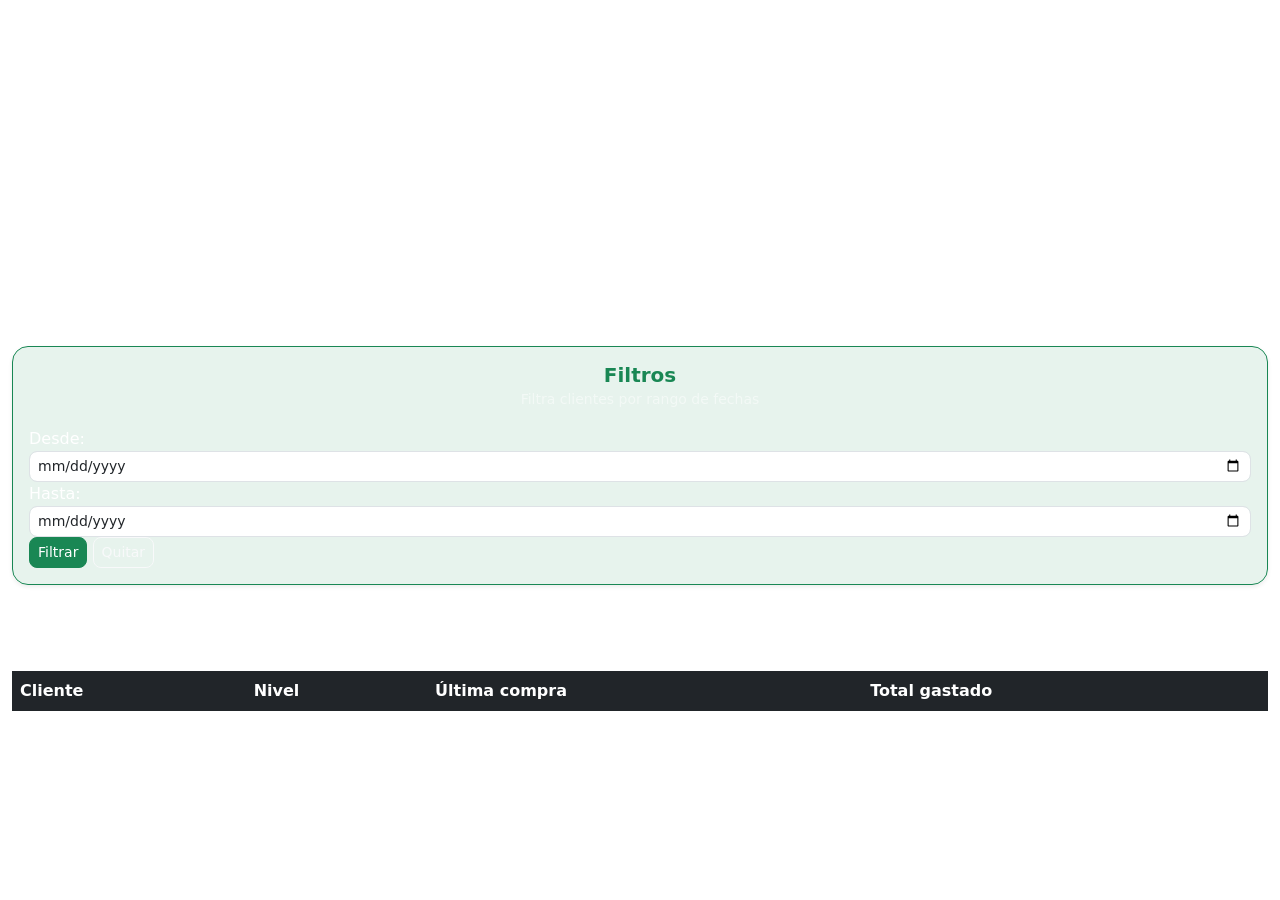
<file: Integrador (2) (1)/Integrador (7)/Integrador/Integrador/src/main/resources/templates/Clientes.html>
<!DOCTYPE html>
<html lang="es" xmlns:th="http://www.thymeleaf.org">

<head>
    <meta charset="UTF-8">
    <meta name="viewport" content="width=device-width, initial-scale=1.0">

    <title>Clientes</title>

    <!-- Bootstrap CSS -->
    <link href="https://cdn.jsdelivr.net/npm/bootstrap@5.3.3/dist/css/bootstrap.min.css" rel="stylesheet">

    <!-- Bootstrap Icons -->
    <link rel="stylesheet" href="https://cdn.jsdelivr.net/npm/bootstrap-icons@1.11.3/font/bootstrap-icons.min.css">

    <!-- Estilos personalizados -->
    <link rel="stylesheet" th:href="@{/estilos/navAdmin.css}">
    <link rel="stylesheet" th:href="@{/estilos/clientes.css}">
</head>

<body>


    <div class="container-fluid">
        <div class="row g-0 min-vh-100">

            <!-- SIDEBAR -->
            <div th:replace="fragmentos/navAdmin :: navAdmin"></div>
            <div th:replace="fragmentos/modalAdmin :: modalAdmin"></div>


            <main class="content">
                <div class="layout">
                    <!-- CARD DE FILTROS -->

                    <!-- CARD DE FILTROS -->
                    <div class="bg-success bg-opacity-10 border border-success rounded-4 shadow-sm p-3 w-100">

                        <div class="mb-3 text-center">
                            <h5 class="text-success fw-bold mb-0">Filtros</h5>
                            <small class="text-white-50">Filtra clientes por rango de fechas</small>
                        </div>

                        <div id="filtroMensaje" class="alert alert-warning d-none py-2 mb-3 text-center"></div>

                        <div class="filtros">

                            <div class="filtro-item">
                                <label class="text-white">Desde:</label>
                                <input type="date" id="filtroDesde" class="form-control form-control-sm rounded-3">
                            </div>

                            <div class="filtro-item">
                                <label class="text-white">Hasta:</label>
                                <input type="date" id="filtroHasta" class="form-control form-control-sm rounded-3">
                            </div>

                            <button class="btn btn-success btn-sm rounded-3" onclick="aplicarFiltros()">
                                Filtrar
                            </button>

                            <button class="btn btn-outline-light btn-sm rounded-3" onclick="quitarFiltros()">
                                Quitar
                            </button>

                        </div>

                    </div>
                    <div class="container mb-4">


                    </div>

                    <h2 class="text-white mb-4">Historial de compras de usuarios (WEB)</h2>

                    <div class="table-container">

                        <div class="table-responsive custom-table-scroll">

                            <table class="table table-dark table-borderless align-middle custom-table">

                                <thead>
                                    <tr>
                                        <th>Cliente</th>
                                        <th>Nivel</th>
                                        <th>Última compra</th>
                                        <th>Total gastado</th>
                                    </tr>
                                </thead>

                                <tbody id="tabla-clientes"></tbody>

                            </table>

                        </div>
                    </div>

                </div>

            </main>
        </div>
    </div>






    <div class="modal fade" id="modalCompras" tabindex="-1">
        <div class="modal-dialog modal-lg">
            <div class="modal-content bg-dark text-white">

                <div class="modal-header">
                    <div>
                        <h5 class="modal-title fw-bold mb-1">HISTORIAL DE COMPRAS</h5>
                        <small class=" fs-6 text-warning">Se mostrará el resumen de pedidos finalizados</small>
                    </div>
                    <button type="button" class="btn-close btn-close-white" data-bs-dismiss="modal"></button>
                </div>


                <div class="modal-body">

                    <table class="table table-dark table-striped">
                        <thead>
                            <tr>
                                <th>ID</th>
                                <th>DNI registrado</th>
                                <th>Fecha de creación</th>
                                <th>Estado</th>
                                <th>Total</th>
                            </tr>
                        </thead>
                        <tbody id="tabla-modal-compras"></tbody>
                    </table>

                </div>
                <div class="modal-footer">
                    <strong>Total gastado: <span id="modal-total"></span></strong>
                    <!--  DESCUENTO (OCULTO POR DEFECTO) -->
                    <a id="btnDescuentoWhatsApp" class="btn btn-success d-none" target="_blank">
                        Enviar descuento WhatsApp
                    </a>
                </div>



            </div>
        </div>
    </div>













    <!-- BOOTSTRAP JS -->
    <script src="https://cdn.jsdelivr.net/npm/bootstrap@5.3.3/dist/js/bootstrap.bundle.min.js"></script>
    <script th:src="@{/script/adminClientes.js}"></script>
    <script th:src="@{/script/navAdmin.js}"></script>








</body>

</html>
</file>
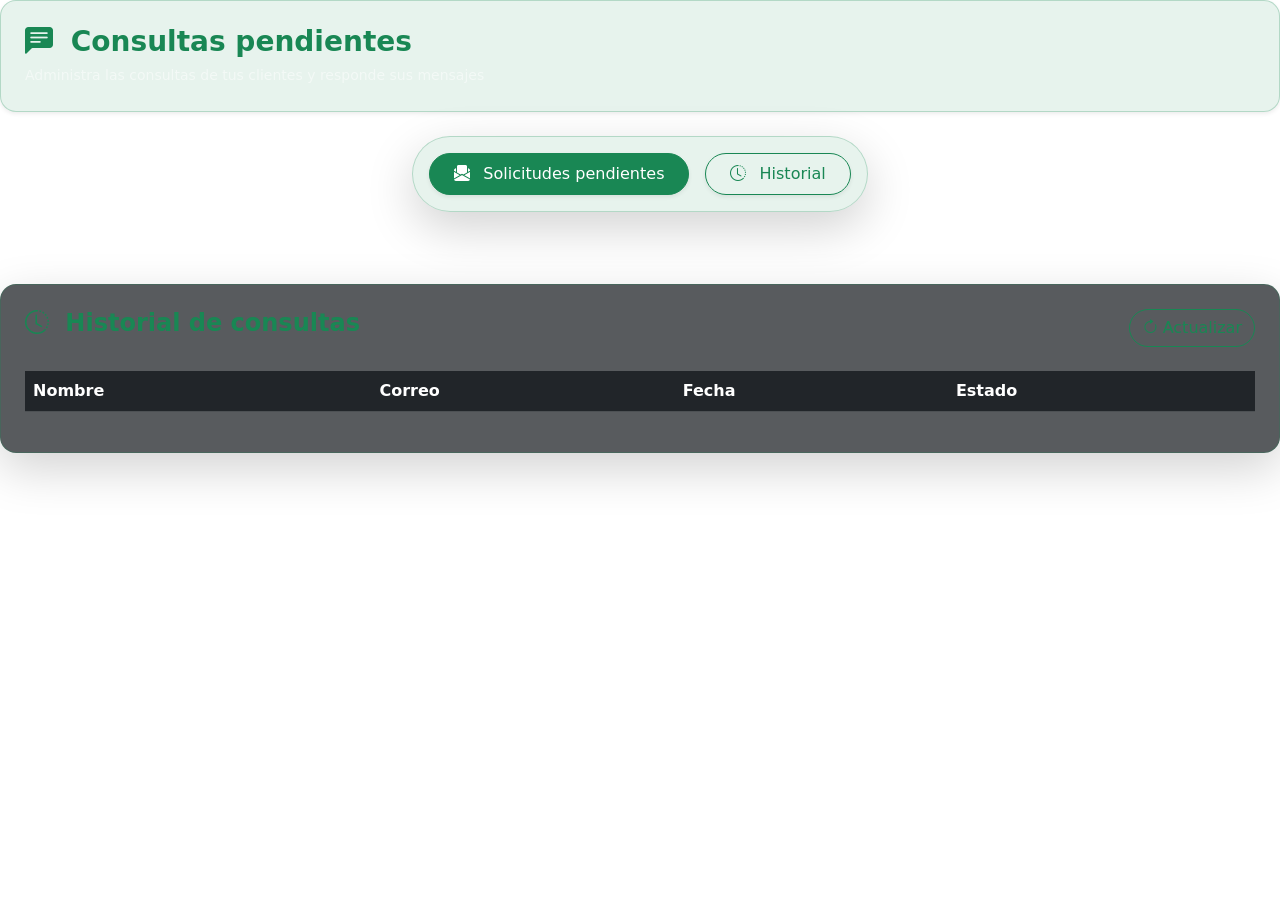
<file: Integrador (2) (1)/Integrador (7)/Integrador/Integrador/src/main/resources/templates/ConsultasAdmin.html>
<!DOCTYPE html>
<html lang="es">

<head>

    <meta charset="UTF-8">
    <meta name="viewport" content="width=device-width, initial-scale=1.0">

    <title>Consultas Administrador</title>


    <link rel="stylesheet" th:href="@{/estilos/navAdmin.css}">
    <link rel="stylesheet" th:href="@{/estilos/estilosConsultas.css}">


    <link href="https://cdn.jsdelivr.net/npm/bootstrap@5.3.3/dist/css/bootstrap.min.css" rel="stylesheet">

    <link rel="stylesheet" href="https://cdn.jsdelivr.net/npm/bootstrap-icons@1.11.3/font/bootstrap-icons.min.css">


</head>


<body>


    <!-- NAV ADMIN -->
    <div th:replace="fragmentos/navAdmin :: navAdmin"></div>



    <main class="contenido-admin">


        <!-- HEADER -->
        <div class="d-flex justify-content-between align-items-center mb-4 
                p-4 rounded-4 border border-success border-opacity-25 
                bg-success bg-opacity-10 shadow-sm">


            <div>

                <h3 class="fw-bold text-success mb-1">

                    <i class="bi bi-chat-left-text-fill me-2"></i>

                    Consultas pendientes

                </h3>


                <small class="text-white-50">

                    Administra las consultas de tus clientes y responde sus mensajes

                </small>


            </div>



        </div>

        <div class="d-flex justify-content-center mb-5">

            <div class="d-flex gap-3 p-3 rounded-pill 
                bg-success bg-opacity-10
                border border-success border-opacity-25
                shadow-lg">


                <button class="btn btn-success rounded-pill px-4 py-2 shadow-sm" onclick="mostrarSolicitudes()">

                    <i class="bi bi-envelope-paper-fill me-2"></i>

                    Solicitudes pendientes

                </button>



                <button class="btn btn-outline-success rounded-pill px-4 py-2 shadow-sm" onclick="mostrarHistorial()">

                    <i class="bi bi-clock-history me-2"></i>

                    Historial

                </button>


            </div>

        </div>



        <!-- CONTENEDOR CARDS -->

        <div id="seccionSolicitudes">
            <div class="row g-4" id="contenedorConsultas">


                <!-- JS INSERTA LAS CARDS AQUI -->


            </div>

        </div>





        <!-- seccion de historial -->



        <div id="seccionHistorial">
            <div class="card rounded-4 border border-success border-opacity-25 
            bg-dark bg-opacity-75 shadow-lg p-4 mt-5">


                <div class="d-flex justify-content-between align-items-center mb-4">


                    <h4 class="text-success fw-bold">

                        <i class="bi bi-clock-history me-2"></i>

                        Historial de consultas

                    </h4>


                    <button class="btn btn-outline-success rounded-pill" onclick="cargarHistorial()">

                        <i class="bi bi-arrow-clockwise"></i>

                        Actualizar

                    </button>


                </div>



                <div class="table-responsive">


                    <table class="table table-dark table-hover align-middle">


                        <thead>


                            <tr class="text-success">

                                <th>Nombre</th>

                                <th>Correo</th>

                                <th>Fecha</th>

                                <th>Estado</th>

                            </tr>


                        </thead>



                        <tbody id="tablaHistorial">


                        </tbody>



                    </table>


                </div>



            </div>

        </div>












    </main>




    <!-- ================= MODAL RESPONDER ================= -->


    <div class="modal fade" id="modalConsulta" tabindex="-1">


        <div class="modal-dialog modal-lg modal-dialog-centered">


            <div class="modal-content">


                <div class="modal-header bg-success text-white">


                    <h5 class="modal-title">

                        <i class="bi bi-envelope-paper-fill me-2"></i>

                        Responder consulta

                    </h5>


                    <button type="button" class="btn-close" data-bs-dismiss="modal"></button>


                </div>



                <div class="modal-body">



                    <input type="hidden" id="consultaId">



                    <div class="mb-3">

                        <label class="fw-bold">
                            Nombre
                        </label>

                        <input class="form-control" id="consultaNombre" readonly>

                    </div>



                    <div class="mb-3">

                        <label class="fw-bold">
                            Correo
                        </label>

                        <input class="form-control" id="consultaCorreo" readonly>

                    </div>



                    <div class="mb-3">

                        <label class="fw-bold">
                            Teléfono
                        </label>

                        <input class="form-control" id="consultaTelefono" readonly>

                    </div>




                    <div class="mb-3">

                        <label class="fw-bold">
                            Fecha creación
                        </label>

                        <input class="form-control" id="consultaFecha" readonly>

                    </div>




                    <div class="mb-3">

                        <label class="fw-bold">
                            Mensaje del cliente
                        </label>


                        <textarea class="form-control" id="consultaMensaje" rows="4" readonly></textarea>


                    </div>





                    <div class="mb-3">


                        <label class="fw-bold text-success">

                            Tu respuesta

                        </label>


                        <textarea class="form-control" id="respuesta" rows="5"
                            placeholder="Escribe la respuesta al cliente..."></textarea>


                    </div>



                </div>




                <div class="modal-footer">


                    <button class="btn btn-secondary" data-bs-dismiss="modal">

                        Cancelar

                    </button>



                    <button class="btn btn-success" onclick="responderConsulta()">


                        <i class="bi bi-send-fill me-2"></i>

                        Enviar respuesta


                    </button>


                </div>



            </div>


        </div>


    </div>



    <!-- MODAL CARGANDO RESPUESTA -->

    <div class="modal fade" id="modalEnviando" tabindex="-1" data-bs-backdrop="static" data-bs-keyboard="false">


        <div class="modal-dialog modal-dialog-centered">


            <div class="modal-content border border-success 
                    rounded-4 shadow-lg" style="
             background:rgba(7,17,13,.85);
             backdrop-filter:blur(15px);
             ">


                <div class="modal-body text-center p-5">


                    <div class="spinner-border text-success mb-4" style="width:4rem;height:4rem;">
                    </div>



                    <h4 class="fw-bold text-white">

                        Enviando respuesta

                    </h4>



                    <p class="text-white-50 mb-0">

                        Estamos enviando el correo al cliente...

                    </p>


                </div>


            </div>


        </div>


    </div>




    <!-- MODAL detalle historiasl -->


    <div class="modal fade" id="modalHistorial" tabindex="-1">


        <div class="modal-dialog modal-lg modal-dialog-centered">


            <div class="modal-content rounded-4 border border-success 
            bg-dark text-white">


                <div class="modal-header border-success">


                    <h5 class="modal-title text-success">

                        <i class="bi bi-envelope-paper-fill me-2"></i>

                        Detalle consulta

                    </h5>


                    <button class="btn-close btn-close-white" data-bs-dismiss="modal"></button>


                </div>




                <div class="modal-body">


                    <p><b>Nombre:</b> <span id="hNombre"></span></p>

                    <p><b>Correo:</b> <span id="hCorreo"></span></p>

                    <p><b>Teléfono:</b> <span id="hTelefono"></span></p>

                    <p><b>Fecha creación:</b> <span id="hFecha"></span></p>

                    <p><b>Estado:</b> <span id="hEstado"></span></p>



                    <hr>



                    <h6 class="text-success">

                        Mensaje

                    </h6>


                    <div class="bg-black bg-opacity-25 rounded-3 p-3">

                        <span id="hMensaje"></span>

                    </div>



                    <hr>



                    <h6 class="text-success">

                        Respuesta enviada

                    </h6>


                    <div class="bg-black bg-opacity-25 rounded-3 p-3">

                        <span id="hRespuesta"></span>

                    </div>



                    <p class="mt-3">

                        <b>Fecha respuesta:</b>

                        <span id="hFechaRespuesta"></span>

                    </p>



                </div>


            </div>


        </div>


    </div>



    <script src="https://cdn.jsdelivr.net/npm/bootstrap@5.3.3/dist/js/bootstrap.bundle.min.js"></script>


    <script th:src="@{/script/adminConsultas.js}"></script>



</body>

</html>
</file>
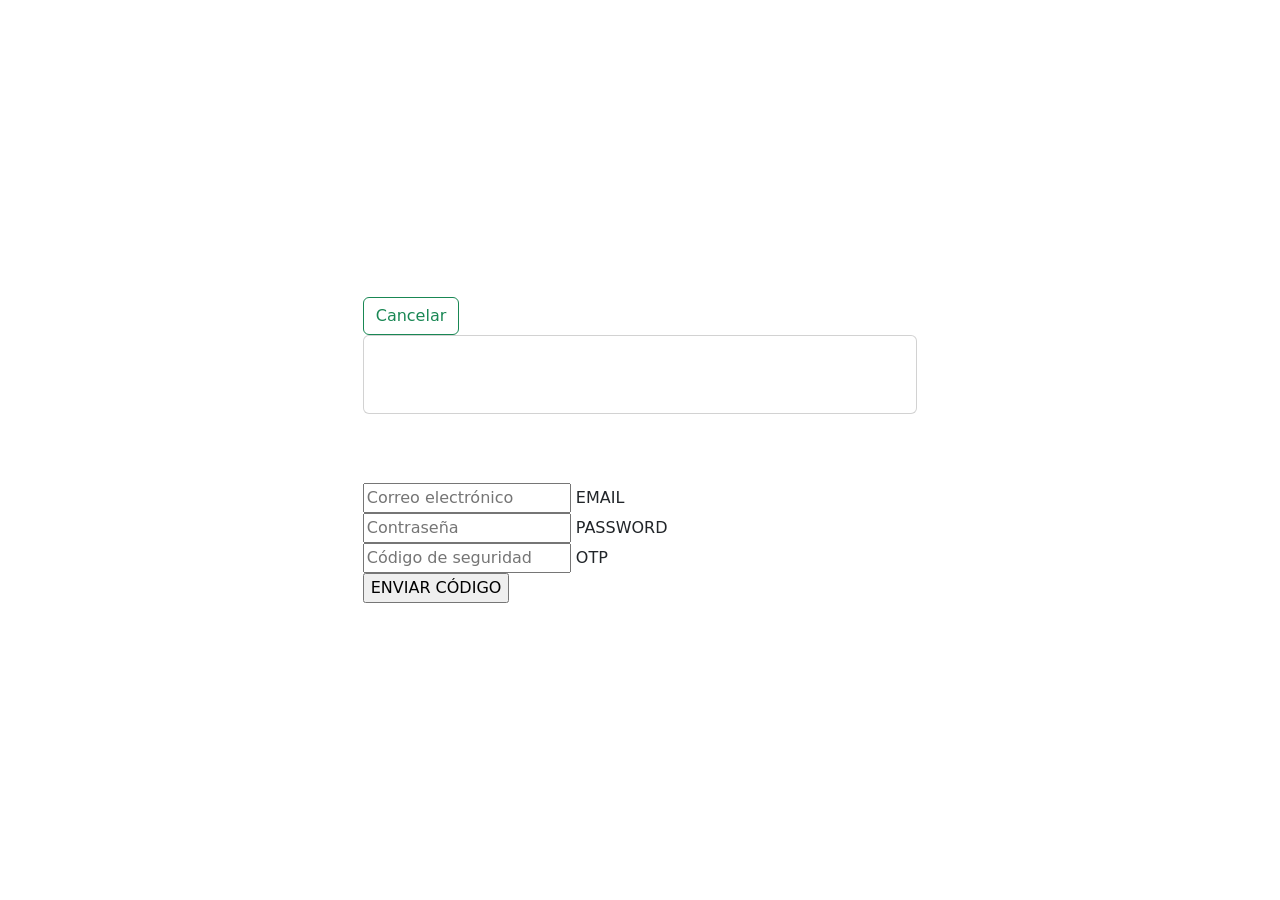
<file: Integrador (2) (1)/Integrador (7)/Integrador/Integrador/src/main/resources/templates/login.html>
<!DOCTYPE html>

<html lang="es">

<head>
    <meta charset="UTF-8">
    <meta name="viewport" content="width=device-width, initial-scale=1.0">
    <title>Acceso Corporativo</title>

    <link href="https://cdn.jsdelivr.net/npm/bootstrap@5.3.0/dist/css/bootstrap.min.css" rel="stylesheet">

    <link rel="stylesheet" href="https://cdn.jsdelivr.net/npm/bootstrap-icons@1.11.0/font/bootstrap-icons.css">

    <link rel="stylesheet" th:href="@{/estilos/formulario.css}">


</head>

<body>

    <!-- Fondo animado -->
    <div class="wave">
        <span></span>
        <span></span>
        <span></span>
    </div>

    <div class="bg"></div>
    <div class="bg bg2"></div>
    <div class="bg bg3"></div>

    <!-- Contenedor principal -->
    <main class="container-fluid min-vh-100 d-flex justify-content-center align-items-center">

        <section id="contact">


            <a type="button" class="btn btn-outline-success button_base b_3d " th:href="@{/}">
                Cancelar
            </a>



            <!-- Alertas -->
            <div id="alertaLoginAdmin"></div>

            <!-- Encabezado -->
            <div class="card sectionheader">
                <div class="pricing-block-content">
                    <p class="pricing-plan fw-bold text-bold text-white">Animal Feed Solutions</p>
                    <p class=" text-white small">S.A.C. | Sistema interno</p>
                </div>
            </div>

            <!-- Formulario -->
            <article>

                <p class="text-center mb-4 fw-bold text-uppercase text-secondary small  text-white">
                    Ingresa tu correo, contraseña y el código OTP para acceder.
                </p>

                <label for="checkcontact" class="contactbutton">
                    <div class="mail"></div>
                </label>


                <form class="contactform">

                    <!-- Correo -->
                    <div class="input_wrapper">
                        <input type="email" id="emailAdmin" placeholder="Correo electrónico" required>

                        <label for="emailAdmin">
                            EMAIL
                        </label>
                    </div>

                    <!-- Contraseña -->
                    <div class="input_wrapper">
                        <input type="password" id="passwordAdmin" placeholder="Contraseña" required>

                        <label for="passwordAdmin">
                            PASSWORD
                        </label>
                    </div>

                    <!-- OTP -->
                    <div class="input_wrapper">
                        <input type="text" id="codigoAdmin" placeholder="Código de seguridad" required>

                        <label for="codigoAdmin">
                            OTP
                        </label>
                    </div>

                    <!-- btn enviar codigo -->
                    <div class="submit_wrapper" id="btnEnviarCodigo">
                        <input type="button" value="ENVIAR CÓDIGO" onclick="enviarCodigo()">
                    </div>

                    <!-- btn login -->
                    <div class="submit_wrapper" id="btnIngresar" style="display:none;">
                        <input type="button" value="INGRESAR" onclick="validarAdmin()">
                    </div>

                </form>

            </article>

        </section>

    </main>

    <script src="https://cdn.jsdelivr.net/npm/bootstrap@5.3.0/dist/js/bootstrap.bundle.min.js"></script>
    <script th:src="@{/script/loginRoles.js}"></script>

</body>

</html>
</file>
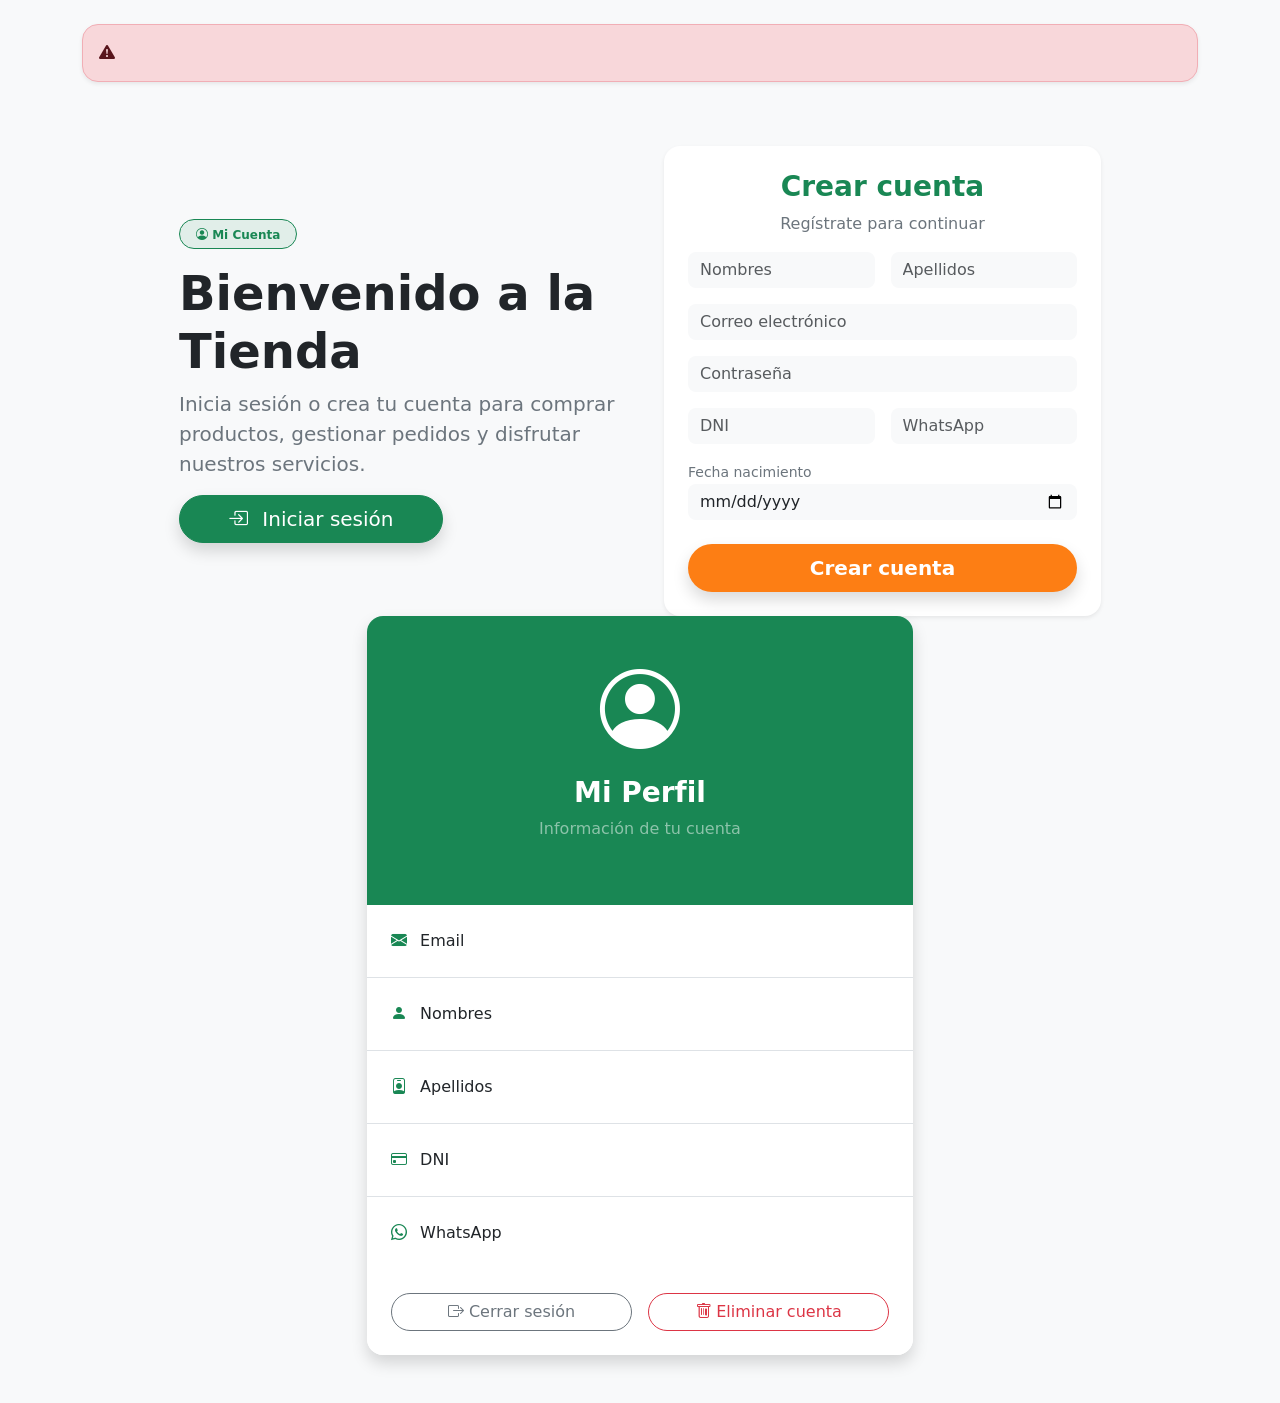
<file: Integrador (2) (1)/Integrador (7)/Integrador/Integrador/src/main/resources/templates/miCuenta.html>
<!DOCTYPE html>
<html lang="es" xmlns:th="http://www.thymeleaf.org">

<head>
  <meta charset="UTF-8">
  <meta name="viewport" content="width=device-width, initial-scale=1.0">

  <title>Mi Cuenta - Tienda</title>

  <!-- BOOTSTRAP -->
  <link href="https://cdn.jsdelivr.net/npm/bootstrap@5.3.3/dist/css/bootstrap.min.css" rel="stylesheet">

  <!-- ICONOS -->
  <link rel="stylesheet" href="https://cdn.jsdelivr.net/npm/bootstrap-icons@1.11.3/font/bootstrap-icons.min.css">
  <link rel="stylesheet" href="https://cdnjs.cloudflare.com/ajax/libs/font-awesome/6.6.0/css/all.min.css">

</head>


<body class="bg-light">


  <!-- NAVBAR -->
  <div th:replace="~{fragmentos/navTienda :: navbarT}"></div>

  <div th:replace="~{fragmentos/carrito :: cartOffcanvas}"></div>



  <!-- ALERTA ERROR -->
  <div class="container mt-4" th:if="${error}">

    <div class="alert alert-danger shadow-sm rounded-4">

      <i class="bi bi-exclamation-triangle-fill me-2"></i>

      <span th:text="${error}"></span>

    </div>

  </div>



  <main class="container py-5">


    <!-- ================================
     USUARIO NO LOGUEADO
================================ -->

    <div th:if="${usuario == null}">


      <div class="row align-items-center justify-content-center g-5">


        <!-- BIENVENIDA -->

        <div class="col-lg-5 text-center text-lg-start">


          <span class="badge bg-success bg-opacity-10 text-success border border-success rounded-pill px-3 py-2">

            <i class="bi bi-person-circle"></i>
            Mi Cuenta

          </span>



          <h1 class="display-5 fw-bold text-dark mt-3">

            Bienvenido a la Tienda

          </h1>


          <p class="lead text-secondary">

            Inicia sesión o crea tu cuenta para comprar productos,
            gestionar pedidos y disfrutar nuestros servicios.

          </p>



          <button class="btn btn-success btn-lg rounded-pill px-5 shadow" data-bs-toggle="modal"
            data-bs-target="#loginModal">

            <i class="bi bi-box-arrow-in-right me-2"></i>

            Iniciar sesión

          </button>



        </div>






        <!-- REGISTRO -->


        <div class="col-lg-6 col-xl-5">


          <div class="card border-0 shadow-sm rounded-4 p-4">


            <div class="text-center">

              <h3 class="fw-bold text-success">

                Crear cuenta

              </h3>


              <p class="text-secondary">

                Regístrate para continuar

              </p>


            </div>




            <form action="/registro" method="post" class="row g-3">


              <div class="col-md-6">

                <input class="form-control bg-light border-0 rounded-3" name="nombres" placeholder="Nombres" required>

              </div>



              <div class="col-md-6">

                <input class="form-control bg-light border-0 rounded-3" name="apellidos" placeholder="Apellidos"
                  required>

              </div>



              <div class="col-12">

                <input type="email" class="form-control bg-light border-0 rounded-3" name="email"
                  placeholder="Correo electrónico" required>

              </div>



              <div class="col-12">

                <input type="password" class="form-control bg-light border-0 rounded-3" name="password"
                  placeholder="Contraseña" required>

              </div>




              <div class="col-md-6">

                <input class="form-control bg-light border-0 rounded-3" name="dni" placeholder="DNI" required>

              </div>




              <div class="col-md-6">

                <input class="form-control bg-light border-0 rounded-3" name="whatsapp" placeholder="WhatsApp" required>

              </div>




              <div class="col-12">

                <label class="small text-secondary">
                  Fecha nacimiento
                </label>

                <input type="date" class="form-control bg-light border-0 rounded-3" name="fechaNacimiento" required>

              </div>




              <div class="col-12 mt-4">


                <button class="btn btn-lg w-100 rounded-pill text-white fw-bold shadow" style="background:#fd7e14">

                  Crear cuenta

                </button>


              </div>



            </form>



          </div>


        </div>


      </div>


    </div>









    <!-- ================================
     PERFIL USUARIO
================================ -->


    <div th:if="${usuario != null}">


      <div class="row justify-content-center">


        <div class="col-md-8 col-lg-6">


          <div class="card border-0 shadow rounded-4 overflow-hidden">



            <!-- HEADER -->


            <div class="bg-success text-white text-center p-5">


              <i class="bi bi-person-circle display-1"></i>


              <h3 class="fw-bold mt-3">

                Mi Perfil

              </h3>


              <p class="text-white-50">

                Información de tu cuenta

              </p>


            </div>





            <!-- DATOS -->


            <ul class="list-group list-group-flush">



              <li class="list-group-item p-4 d-flex justify-content-between">

                <span>
                  <i class="bi bi-envelope-fill text-success me-2"></i>
                  Email
                </span>


                <strong th:text="${usuario.email}"></strong>


              </li>





              <li class="list-group-item p-4 d-flex justify-content-between">

                <span>
                  <i class="bi bi-person-fill text-success me-2"></i>
                  Nombres
                </span>


                <strong th:text="${usuario.nombres}"></strong>


              </li>





              <li class="list-group-item p-4 d-flex justify-content-between">

                <span>
                  <i class="bi bi-person-badge text-success me-2"></i>
                  Apellidos
                </span>


                <strong th:text="${usuario.apellidos}"></strong>


              </li>





              <li class="list-group-item p-4 d-flex justify-content-between">

                <span>
                  <i class="bi bi-credit-card text-success me-2"></i>
                  DNI
                </span>


                <strong th:text="${usuario.dni}"></strong>


              </li>





              <li class="list-group-item p-4 d-flex justify-content-between">

                <span>
                  <i class="bi bi-whatsapp text-success me-2"></i>
                  WhatsApp
                </span>


                <strong th:text="${usuario.whatsapp}"></strong>


              </li>




            </ul>





            <!-- BOTONES -->


            <div class="card-footer bg-white p-4">


              <div class="d-flex gap-3 flex-column flex-md-row">


                <form action="/logout" method="post" class="w-100">


                  <button class="btn btn-outline-secondary rounded-pill w-100">

                    <i class="bi bi-box-arrow-right"></i>

                    Cerrar sesión

                  </button>


                </form>



                <form id="deleteForm" class="w-100">


                  <button type="button" class="btn btn-outline-danger rounded-pill w-100">


                    <i class="bi bi-trash"></i>

                    Eliminar cuenta


                  </button>


                </form>



              </div>


            </div>




          </div>



        </div>


      </div>


    </div>





  </main>





  <!-- MODAL LOGIN -->


  <div class="modal fade" id="loginModal">


    <div class="modal-dialog modal-dialog-centered">


      <div class="modal-content border-0 rounded-4 shadow">


        <div class="modal-header">


          <h4 class="text-success fw-bold">

            <i class="bi bi-person-lock"></i>

            Iniciar sesión

          </h4>


          <button class="btn-close" data-bs-dismiss="modal"></button>


        </div>



        <div class="modal-body p-4">


          <form action="/iniciar-sesion" method="post">


            <div class="mb-3">

              <label class="form-label">

                Correo

              </label>

              <input class="form-control bg-light border-0" type="email" name="email" required>

            </div>



            <div class="mb-3">


              <label class="form-label">

                Contraseña

              </label>


              <input class="form-control bg-light border-0" type="password" name="password" required>


            </div>




            <button class="btn btn-success w-100 rounded-pill">

              Ingresar

            </button>



          </form>



        </div>


      </div>


    </div>


  </div>






  <div id="toast"></div>


  <script src="https://cdn.jsdelivr.net/npm/bootstrap@5.3.3/dist/js/bootstrap.bundle.min.js"></script>


  <script th:src="@{/script/registroUsuario.js}"></script>
  <script th:src="@{/script/tienda.js}"></script>
  <script th:src="@{/script/misPedidos.js}"></script>
  <script th:src="@{/script/SolicitarVisita.js}"></script>



</body>

</html>
</file>
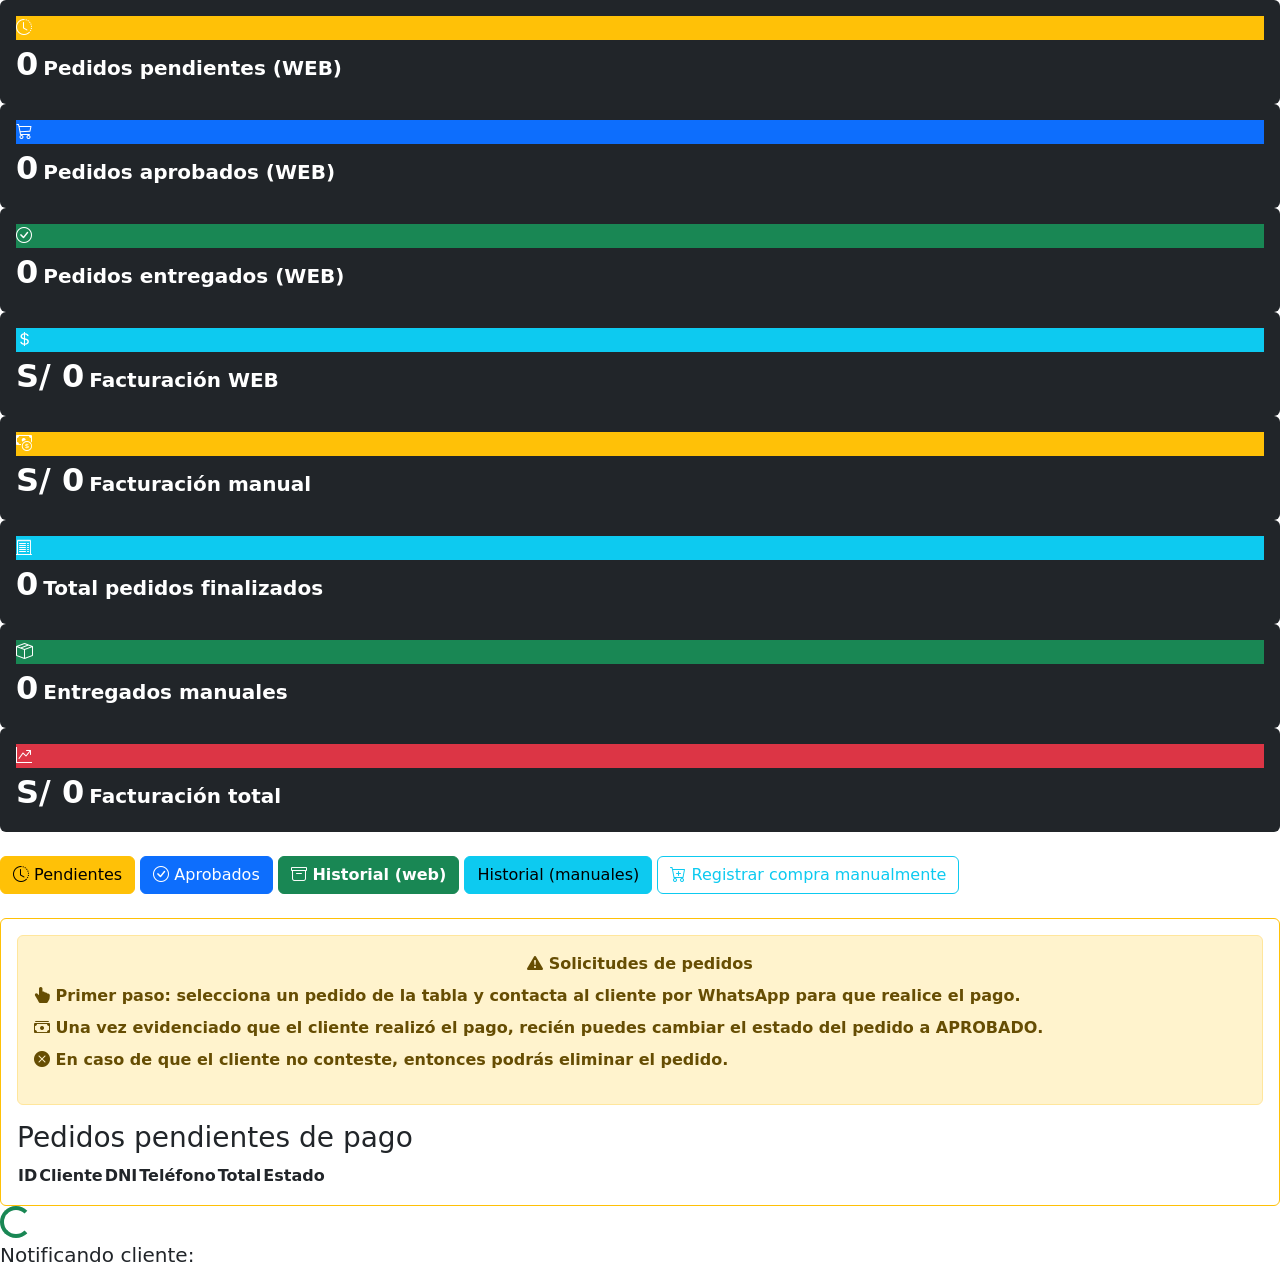
<file: Integrador (2) (1)/Integrador (7)/Integrador/Integrador/src/main/resources/templates/pedidosAdmin.html>
<!DOCTYPE html>
<html lang="es">

<head>
    <meta charset="UTF-8">
    <meta name="viewport" content="width=device-width, initial-scale=1.0">
    <title>Pedidos Admin</title>

    <link rel="stylesheet" th:href="@{/estilos/navAdmin.css}">
    <link rel="stylesheet" th:href="@{/estilos/pedidos.css}">
    <link rel="stylesheet" href="https://cdn.jsdelivr.net/npm/bootstrap-icons@1.11.3/font/bootstrap-icons.min.css">
    <link href="https://cdn.jsdelivr.net/npm/bootstrap@5.3.3/dist/css/bootstrap.min.css" rel="stylesheet">
</head>

<body>

    <div class="wrapper">

        <div th:replace="fragmentos/navAdmin :: navAdmin"></div>
        <div th:replace="fragmentos/modalAdmin :: modalAdmin"></div>


        <div class="content">


            <div class="top-bar d-flex justify-content-center align-items-center w-100 px-2 px-md-3">

                <div id="infoUltimoPedido" class="d-none alert alert-success shadow-sm m-0 w-100 w-md-75 w-lg-50">

                    <div class="d-flex flex-column flex-sm-row align-items-start align-items-sm-center gap-2 mb-2">

                        <span class="fw-bold text-success fs-6 fs-md-5">
                            🔔 Solicitud Reciente
                        </span>

                    </div>

                    <div class="fs-6">
                        El cliente <span id="clienteAlerta" class="fw-bold text-success"></span>
                        ha enviado una nueva solicitud de pedido.
                    </div>

                    <div class="text-muted small mt-2">
                        Comunícate con él lo antes posible para confirmar su pedido.
                    </div>

                </div>

            </div>




            <div class="pedidos-container">




                <!-- STATS -->
                <div class="stats-grid ">

                    <div class="stat-card bg-dark text-white p-3 rounded" data-bs-toggle="tooltip"
                        title="Pedidos que aún están pendientes de aprobación">
                        <div class="stat-icon bg-warning"><i class="bi bi-clock-history"></i></div>
                        <div class="stat-info">
                            <span class="stat-value fs-2 fw-bold text-white" id="pendientes">0</span>
                            <span class="stat-label fs-5 fw-bold text-white">Pedidos pendientes (WEB)</span>
                        </div>
                    </div>

                    <div class="stat-card bg-dark text-white p-3 rounded" data-bs-toggle="tooltip"
                        title="Pedidos aprobados listos para proceso o entrega">
                        <div class="stat-icon bg-primary"><i class="bi bi-cart3"></i></div>
                        <div class="stat-info">
                            <span class="stat-value fs-2 fw-bold text-white" id="totalPedidos">0</span>
                            <span class="stat-label fs-5 fw-bold text-white">Pedidos aprobados (WEB)</span>
                        </div>
                    </div>

                    <div class="stat-card bg-dark text-white p-3 rounded" data-bs-toggle="tooltip"
                        title="Pedidos que fueron realizados por el usuario a atraves de la WEB y ya fueron entregados">
                        <div class="stat-icon bg-success"><i class="bi bi-check-circle"></i></div>
                        <div class="stat-info">
                            <span class="stat-value fs-2 fw-bold text-white" id="entregados">0</span>
                            <span class="stat-label fs-5 fw-bold text-white">Pedidos entregados (WEB)</span>
                        </div>
                    </div>

                    <div class="stat-card bg-dark text-white p-3 rounded" data-bs-toggle="tooltip"
                        title="Ingresos generados por pedidos desde la web">
                        <div class="stat-icon bg-info"><i class="bi bi-currency-dollar"></i></div>
                        <div class="stat-info">
                            <span class="stat-value fs-2 fw-bold text-white" id="facturado">S/ 0</span>
                            <span class="stat-label fs-5 fw-bold text-white">Facturación WEB</span>
                        </div>
                    </div>

                    <div class="stat-card bg-dark text-white p-3 rounded" data-bs-toggle="tooltip"
                        title="Ingresos generados por ventas registradas manualmente">
                        <div class="stat-icon bg-warning">
                            <i class="bi bi-cash-coin"></i>
                        </div>
                        <div class="stat-info">
                            <span class="stat-value fs-2 fw-bold text-white" id="facturadoManual">S/ 0</span>
                            <span class="stat-label fs-5 fw-bold text-white">Facturación manual</span>
                        </div>
                    </div>

                    <div class="stat-card bg-dark text-white p-3 rounded" data-bs-toggle="tooltip"
                        title="Total de ventas entre pedidos hechos por la web y pedidos registrados manualmente">
                        <div class="stat-icon bg-info">
                            <i class="bi bi-receipt-cutoff"></i>
                        </div>
                        <div class="stat-info">
                            <span class="stat-value fs-2 fw-bold text-white" id="ventasTotales">0</span>
                            <span class="stat-label fs-5 fw-bold text-white">Total pedidos finalizados</span>
                        </div>
                    </div>

                    <div class="stat-card bg-dark text-white p-3 rounded" data-bs-toggle="tooltip"
                        title="Pedidos manuales marcados como entregados">
                        <div class="stat-icon bg-success">
                            <i class="bi bi-box-seam"></i>
                        </div>
                        <div class="stat-info">
                            <span class="stat-value fs-2 fw-bold text-white" id="entregadosManuales">0</span>
                            <span class="stat-label fs-5 fw-bold text-white">Entregados manuales</span>
                        </div>
                    </div>

                    <div class="stat-card bg-dark text-white p-3 rounded" data-bs-toggle="tooltip"
                        title="Suma total de ingresos generados por ventas web + ventas manuales">

                        <div class="stat-icon bg-danger">
                            <i class="bi bi-graph-up-arrow"></i>
                        </div>

                        <div class="stat-info">
                            <span class="stat-value fs-2 fw-bold text-white" id="facturacionTotal">S/ 0</span>
                            <span class="stat-label fs-5 fw-bold text-white">Facturación total</span>
                        </div>
                    </div>

                </div>







                <div class="pedidos-tabs mb-4 mt-4">

                    <button id="btnPendientes" class="btn btn-warning active-tab">
                        <i class="bi bi-clock-history"></i>
                        Pendientes
                    </button>

                    <button id="btnAprobados" class="btn btn-primary">
                        <i class="bi bi-check-circle"></i>
                        Aprobados
                    </button>

                    <button id="btnHistorial" class="btn btn-success fw-bold">
                        <i class="bi bi-archive"></i>
                        Historial (web)
                    </button>




                    <button id="btnVentasManuales" type="button" class="btn btn-info">Historial (manuales)</button>




                    <button type="button" class="btn btn-outline-info" data-bs-toggle="modal"
                        data-bs-target="#modalVenta">
                        <i class="bi bi-cart-plus"></i> Registrar compra manualmente
                    </button>


                </div>



                <div id="seccionPendientes">

                    <div class="orders-card border border-warning p-3 rounded">


                        <div class="alert alert-warning fw-bold" role="alert">
                            <p class="mb-2 text-center">
                                <i class="bi bi-exclamation-triangle-fill"></i> Solicitudes de pedidos
                            </p>
                            <p class="mb-2">
                                <i class="bi bi-hand-index-thumb-fill"></i> Primer paso: selecciona un pedido de la
                                tabla y contacta al cliente por WhatsApp para que realice el pago.
                            </p>
                            <p class="mb-2">
                                <i class="bi bi-cash-stack"></i> Una vez evidenciado que el cliente realizó el pago,
                                recién puedes cambiar el estado del pedido a <strong>APROBADO</strong>.
                            </p>
                            <p>
                                <i class="bi bi-x-circle-fill"></i> En caso de que el cliente no conteste, entonces
                                podrás <strong>eliminar el pedido</strong>.
                            </p>
                        </div>

                        <!-- TABLES -->
                        <div class="orders-card">

                            <div class="card-header-custom">
                                <h3>Pedidos pendientes de pago</h3>
                            </div>

                            <table class="orders-table">
                                <thead>
                                    <tr>
                                        <th>ID</th>
                                        <th>Cliente</th>
                                        <th>DNI</th>
                                        <th>Teléfono</th>
                                        <th>Total</th>
                                        <th>Estado</th>
                                    </tr>
                                </thead>

                                <tbody id="tablaPendientes">
                                    <!-- JS -->
                                </tbody>
                            </table>
                        </div>





                    </div>

                </div>








                <div id="seccionAprobados" style="display:none;">

                    <div class="orders-card border border-primary p-3 rounded">
                        <div class="alert alert-primary fw-bold" role="alert">
                            <p class="mb-2 text-center">
                                <i class="bi bi-info-circle-fill"></i> Recuerda: aún son pedidos que esperan ser
                                alistados
                            </p>
                            <p class="mb-2">
                                <i class="bi bi-whatsapp"></i> NOTA: Cuando el pedido esté listo, comunícate a través de
                                WhatsApp con el cliente.
                            </p>
                            <p>
                                <i class="bi bi-check-circle-fill"></i> Finaliza el pedido cuando ya haya sido
                                entregado.
                            </p>
                        </div>



                        <!-- SEGUNDA TABLA -->
                        <div class="orders-card mt-4">

                            <div class="card-header-custom">
                                <h3>Pedidos aprobados</h3>
                            </div>

                            <table class="orders-table">
                                <thead>
                                    <tr>
                                        <th>ID</th>
                                        <th>Cliente</th>
                                        <th>DNI</th>
                                        <th>Teléfono</th>
                                        <th>Total</th>
                                        <th>Estado</th>
                                    </tr>
                                </thead>

                                <tbody id="tablaAprobados">
                                    <!-- JS -->
                                </tbody>
                            </table>
                        </div>

                    </div>

                </div>






                <div id="seccionHistorial" style="display:none;">

                    <div class="alert alert-dark fw-bold" role="alert">
                        <p class="mb-2 text-center">
                            <i class="bi bi-archive-fill"></i> Historial de pedidos
                        </p>
                        <p class="mb-2">
                            <i class="bi bi-cart-check-fill"></i> Aquí podrás ver todas las compras realizadas por los
                            clientes.
                        </p>
                        <p>
                            <i class="bi bi-bar-chart-fill"></i> Todos los pedidos que se encuentren en
                            <strong>Finalizados</strong> se suman automáticamente al total de facturación mostrado en la
                            estadística superior.
                        </p>
                    </div>

                    <div class="orders-card border border-dark p-3 rounded">
                        <!-- HISTORIAL -->
                        <div class="orders-card mt-4">

                            <div class="card-header-custom">
                                <h3>Historial de pedidos finalizados</h3>
                            </div>

                            <table class="orders-table">
                                <thead>
                                    <tr>
                                        <th>ID</th>
                                        <th>Cliente</th>
                                        <th>DNI</th>
                                        <th>Teléfono</th>
                                        <th>Total</th>
                                        <th>Estado</th>
                                    </tr>
                                </thead>

                                <tbody id="tablaHistorial">
                                    <!-- JS -->
                                </tbody>


                            </table>
                        </div>





                    </div>

                </div>









                <div id="seccionVentasManuales" style="display:none;">

                    <!-- ALERTA INFORMATIVA -->
                    <div class="alert alert-info fw-bold shadow-sm" role="alert">
                        <p class="mb-2 text-center">
                            <i class="bi bi-cash-coin"></i> Ventas manuales registradas
                        </p>

                        <p class="mb-2">
                            <i class="bi bi-person-check-fill"></i> Aquí se registran las ventas ingresadas manualmente
                            por el administrador.
                        </p>

                        <p>
                            <i class="bi bi-info-circle-fill"></i> Estas ventas se suman automáticamente al total de
                            ingresos del sistema.
                        </p>
                    </div>

                    <!-- CARD PRINCIPAL -->
                    <div class="border border-info rounded-4 p-3 shadow-sm bg-light">

                        <!-- ENCABEZADO -->
                        <div class="bg-info bg-opacity-10 border border-info rounded-3 p-3 mb-3">
                            <h3 class="text-dark fw-bold  text-center">
                                <i class="bi bi-receipt-cutoff"></i> Historial de ventas manuales
                            </h3>
                        </div>

                        <!-- TABLA -->
                        <div class="table-responsive">

                            <table class="table table-hover align-middle text-center">

                                <thead class="table-info">
                                    <tr>
                                        <th>ID</th>
                                        <th>DNI</th>
                                        <th>Cliente</th>
                                        <th>Fecha</th>
                                        <th>Total</th>
                                        <th>Tipo</th>
                                    </tr>
                                </thead>

                                <tbody id="tablaVentasManuales">
                                    <!-- JS -->
                                </tbody>

                            </table>

                        </div>

                    </div>

                </div>

            </div>
        </div>
    </div>








    <!-- MODAL PARA LA TABLA DE PEDIENTES -->



    <!-- MODAL -->
    <div class="modal fade" id="pedidoModal" tabindex="-1">
        <div class="modal-dialog modal-dialog-centered">

            <div class="modal-content bg-dark text-white border-0 shadow">

                <!-- HEADER -->
                <div class="modal-header border-secondary">
                    <h5 class="modal-title">Detalle del Pedido</h5>

                    <button type="button" class="btn-close btn-close-white" data-bs-dismiss="modal"></button>
                </div>

                <!-- BODY -->
                <div class="modal-body">

                    <p><b>ID:</b> <span id="modalId"></span></p>
                    <p><b>Total:</b> S/ <span id="modalTotal"></span></p>
                    <p><b>Teléfono:</b> <span id="modalTelefono"></span></p>
                    <hr>
                    <h6>Productos</h6>
                    <ul id="modalItems"></ul>

                </div>

                <!-- FOOTER -->
                <div class="modal-footer border-secondary">

                    <a id="btnWhatsApp" class="btn btn-success" target="_blank">
                        <i class="bi bi-whatsapp"></i> WhatsApp
                    </a>

                    <button id="btnAprobar" class="btn btn-primary">
                        <i class="bi bi-check-circle"></i> Aprobar y notificar por correo
                    </button>

                    <button id="btnEliminar" class="btn btn-danger">
                        <i class="bi bi-trash"></i> Eliminar
                    </button>

                </div>

            </div>
        </div>
    </div>







    <!-- ALERTASSSSSSSS ANTES DE ELIMINAR Y DE APROBAR UN PEDIDDO-->

    <div class="modal fade" id="modalAprobar" tabindex="-1">
        <div class="modal-dialog modal-dialog-centered modal-lg">
            <div class="modal-content bg-dark text-white">

                <div class="modal-header border-secondary">
                    <h5 class="modal-title">Confirmar aprobación</h5>
                    <p>NOTA: Solo aprueba este pedido después de haber contactado al cliente y confirmado que realizó el
                        pago por cualquiera de los medios disponibles.</p>
                    <button type="button" class="btn-close btn-close-white" data-bs-dismiss="modal"></button>
                </div>

                <div class="modal-body fs-5">
                    <p> ¿Seguro que deseas <b>APROBAR</b> este pedido?</p>
                    <p class="text-muted">
                        Esta acción cambiará el estado del pedido y será visible para el cliente.
                    </p>
                </div>

                <div class="modal-footer border-secondary">
                    <button class="btn btn-secondary btn-lg" data-bs-dismiss="modal">
                        Cancelar
                    </button>

                    <button id="confirmarAprobar" class="btn btn-primary btn-lg">
                        Sí, aprobar
                    </button>
                </div>

            </div>
        </div>
    </div>


    <div class="modal fade" id="modalEliminar" tabindex="-1">
        <div class="modal-dialog modal-dialog-centered modal-lg">
            <div class="modal-content bg-dark text-white border border-danger">

                <div class="modal-header border-secondary">
                    <h5 class="modal-title text-danger fs-4">Eliminar pedido</h5>
                    <button type="button" class="btn-close btn-close-white" data-bs-dismiss="modal"></button>
                </div>

                <div class="modal-body fs-5">

                    <p> Este pedido será eliminado permanentemente.</p>

                    <p class="text-warning fw-bold">
                        Esta acción no se puede deshacer.
                    </p>

                </div>

                <div class="modal-footer border-secondary">

                    <button class="btn btn-secondary btn-lg" data-bs-dismiss="modal">
                        Cancelar
                    </button>

                    <button id="confirmarEliminar" class="btn btn-danger btn-lg">
                        Eliminar y notificar por correo
                    </button>

                </div>

            </div>
        </div>
    </div>




    <!-- MODAL PARA LA TAVBLA DE PEDIDOS APROBADFOS -->

    <!-- MODAL PEDIDO APROBADO -->
    <div class="modal fade" id="modalAprobado" tabindex="-1">
        <div class="modal-dialog modal-dialog-centered">

            <div class="modal-content bg-dark text-white">

                <div class="modal-header border-secondary">
                    <h5 class="modal-title">Pedido aprobado</h5>
                    <button type="button" class="btn-close btn-close-white" data-bs-dismiss="modal"></button>
                </div>

                <div class="modal-body">
                    <p><b>ID:</b> <span id="aprobadoId"></span></p>
                    <p><b>Teléfono:</b> <span id="aprobadoTelefono"></span></p>
                    <div class="modal-body">

                        <p><b>ID:</b> <span id="aprobadoId"></span></p>
                        <p><b>Teléfono:</b> <span id="aprobadoTelefono"></span></p>

                        <hr class="border-secondary">

                        <h6 class="mb-2">
                            <i class="bi bi-cart-fill"></i> Vizualiza los productos del pedido para su preparación
                        </h6>

                        <ul id="aprobadoItems" class="list-group list-group-flush mb-3">
                            <!-- JS -->
                        </ul>


                    </div>
                    <p class="text-warning">¿Qué deseas hacer con este pedido?</p>
                </div>

                <div class="modal-footer border-secondary">

                    <!-- WhatsApp -->
                    <a id="btnWhatsAppAprobado" class="btn btn-success" target="_blank">
                        Notificar por WhatsApp
                    </a>

                    <!-- Finalizar -->
                    <button id="btnFinalizar" class="btn btn-primary">
                        Finalizar pedido y notificar por correo
                    </button>

                </div>

            </div>
        </div>
    </div>


    <div class="modal fade" id="modalFinalizar" tabindex="-1">
        <div class="modal-dialog modal-dialog-centered modal-lg">

            <div class="modal-content bg-light text-dark border-0 shadow-lg">

                <!-- HEADER -->
                <div class="modal-header border-secondary py-3">

                    <h4 class="modal-title fw-bold text-success">
                        Confirmar entrega de pedido
                    </h4>

                    <button type="button" class="btn-close" data-bs-dismiss="modal"></button>
                </div>

                <!-- BODY -->
                <div class="modal-body p-4 bg-dark text-white rounded">

                    <div class="mb-3 fs-4 fw-bold">
                        ¿El pedido ya fue entregado al cliente?
                    </div>

                    <div class="fs-5 text-warning mb-3">
                        Esta acción cambiará el estado a <b>ENTREGADO</b> y lo moverá al historial.
                    </div>

                    <div class="text-light fs-6">
                        Asegúrate de que el cliente ya recibió su pedido antes de confirmar esta acción.
                    </div>

                </div>

                <!-- FOOTER -->
                <div class="modal-footer border-secondary py-3 bg-light">

                    <button class="btn btn-outline-dark btn-lg px-4" data-bs-dismiss="modal">
                        Cancelar
                    </button>

                    <button id="confirmarFinalizar" class="btn btn-success btn-lg px-5 fw-bold">
                        Sí, entregar pedido
                    </button>

                </div>

            </div>
        </div>
    </div>



    <!-- MODAL PARA HISTORIAL -->


    <div class="modal fade" id="modalHistorial" tabindex="-1">
        <div class="modal-dialog modal-dialog-centered">

            <div class="modal-content bg-dark text-white border-0 shadow">

                <!-- HEADER -->
                <div class="modal-header border-secondary">
                    <h5 class="modal-title">Detalle del pedido finalizado</h5>
                    <button type="button" class="btn-close btn-close-white" data-bs-dismiss="modal"></button>
                </div>

                <!-- BODY -->
                <div class="modal-body">

                    <p><b>ID:</b> <span id="hId"></span></p>
                    <p><b>Cliente:</b> <span id="hCliente"></span></p>
                    <p><b>Fecha:</b> <span id="hFecha"></span></p>
                    <p><b>Total:</b> S/ <span id="hTotal"></span></p>

                    <hr class="border-secondary">

                    <h6>Productos:</h6>
                    <ul id="hItems"></ul>

                </div>

                <!-- FOOTER -->
                <div class="modal-footer border-secondary">
                    <button class="btn btn-secondary" data-bs-dismiss="modal">Cerrar</button>
                </div>

            </div>

        </div>
    </div>












    <!-- MODAL PARA REGISTRAR UNA COMPRA FUERA DE LA WEB. -->



    <div class="modal fade" id="modalVenta" tabindex="-1">
        <div class="modal-dialog modal-xl modal-dialog-centered modal-dialog-scrollable">
            <div class="modal-content shadow border-0 rounded-4">

                <div class="modal-header bg-info text-white">
                    <h5 class="modal-title">
                        <i class="bi bi-cart-plus"></i>
                        Registrar venta presencial
                    </h5>

                    <button class="btn-close btn-close-white" data-bs-dismiss="modal">
                    </button>
                </div>

                <div class="modal-body">

                    <!-- ================= CLIENTE ================= -->

                    <div class="card shadow-sm border-0 mb-4">

                        <div class="card-header fw-bold">
                            Datos del cliente
                        </div>

                        <div class="card-body">

                            <div class="row g-3">

                                <!-- DNI -->
                                <div class="col-md-3">
                                    <label>DNI</label>
                                    <input type="number" class="form-control" maxlength="8" placeholder="12345678">
                                </div>

                                <!-- NOMBRE -->
                                <div class="col-md-5">
                                    <label>Nombre completo</label>
                                    <input type="text" class="form-control" placeholder="Ingrese nombre">
                                </div>

                                <!-- FECHA (CALENDARIO) -->
                                <div class="col-md-4">
                                    <label>Fecha de venta</label>
                                    <input type="date" class="form-control" id="fechaVentaManual">
                                </div>

                            </div>

                        </div>

                    </div>


                    <!-- ================= AGREGAR PRODUCTO ================= -->

                    <div class="card shadow-sm border-0">

                        <div class="card-header fw-bold">

                            Agregar productos

                        </div>

                        <div class="card-body">

                            <div class="row g-3 align-items-end">

                                <div class="col-md-5">

                                    <label>Producto</label>

                                    <select id="productoVenta" class="form-select">

                                        <option value="">
                                            Seleccione...
                                        </option>

                                    </select>

                                </div>

                                <div class="col-md-2">

                                    <label>Kilos</label>

                                    <input id="kilosVenta" type="number" min="1" class="form-control">

                                </div>

                                <div class="col-md-3">

                                    <label>Precio por Kg</label>

                                    <input id="precioVenta" class="form-control" readonly>

                                </div>

                                <div class="col-md-2">

                                    <button id="btnAgregarProducto" type="button" class="btn btn-success w-100">

                                        <i class="bi bi-plus-circle"></i>

                                        Agregar

                                    </button>

                                </div>

                            </div>

                        </div>

                    </div>


                    <!-- ================= TABLA ================= -->

                    <div class="table-responsive mt-4">

                        <table class="table table-hover align-middle">

                            <thead class="table-light">

                                <tr>

                                    <th>#</th>

                                    <th>Producto</th>

                                    <th>Precio/Kg</th>

                                    <th>Kilos</th>

                                    <th>Stock</th>

                                    <th>Subtotal</th>

                                    <th></th>

                                </tr>

                            </thead>

                            <tbody id="tablaProductosVenta">

                                <!-- JS agrega aquí -->

                            </tbody>

                        </table>

                    </div>


                    <!-- ================= TOTAL ================= -->

                    <div class="row mt-4">

                        <div class="col-md-4 ms-auto">

                            <label class="fw-bold">

                                Total

                            </label>

                            <input id="totalVenta" class="form-control form-control-lg fw-bold text-end" value="S/ 0.00"
                                readonly>

                        </div>

                    </div>

                </div>

                <div class="modal-footer">

                    <button class="btn btn-secondary" data-bs-dismiss="modal">

                        Cancelar

                    </button>

                    <button id="btnRegistrarVenta" class="btn btn-info text-white px-4">

                        <i class="bi bi-check-circle"></i>
                        Registrar venta
                    </button>

                </div>

            </div>
        </div>
    </div>


    <!-- MODAL para ver compra de clientes manuales. -->

    <div class="modal fade" id="modalVentaDetalle" tabindex="-1">
        <div class="modal-dialog modal-lg modal-dialog-centered">

            <div class="modal-content border-0 shadow-lg">

                <!-- HEADER CELESTE -->
                <div class="modal-header text-white" style="background: linear-gradient(135deg, #4fc3f7, #2196f3);">

                    <h5 class="modal-title fw-bold">
                        <i class="bi bi-receipt-cutoff"></i> Detalle de venta manual
                    </h5>

                    <button type="button" class="btn-close btn-close-white" data-bs-dismiss="modal"></button>
                </div>

                <!-- BODY BLANCO -->
                <div class="modal-body bg-dark">


                    <div class="p-3 rounded-3 mb-3" style="background: #e3f2fd; border-left: 5px solid #2196f3;">

                        <div class="mb-2">
                            <span class="fw-bold text-primary">
                                <i class="bi bi-person-fill"></i> Cliente:
                            </span>
                            <span id="detalleCliente" class="fw-semibold text-dark"></span>
                        </div>

                        <div class="mb-2">
                            <span class="fw-bold text-primary">
                                <i class="bi bi-card-text"></i> DNI:
                            </span>
                            <span id="detalleDni" class="fw-semibold text-dark"></span>
                        </div>

                        <div>
                            <span class="fw-bold text-primary">
                                <i class="bi bi-calendar-event"></i> Fecha:
                            </span>
                            <span id="detalleFecha" class="fw-semibold text-dark"></span>
                        </div>

                    </div>



                    <div class="table-responsive">

                        <table class="table table-hover text-center align-middle">

                            <thead style="background: #bbdefb; color: #0d47a1;">
                                <tr>
                                    <th>Producto</th>
                                    <th>Kilos</th>
                                    <th>Precio</th>
                                    <th>Subtotal</th>
                                </tr>
                            </thead>

                            <tbody id="detalleProductosVenta">
                            </tbody>

                        </table>

                    </div>

                </div>

            </div>

        </div>
    </div>



<!-- LOADING NOTIFICACION -->

<div id="notificandoCorreo" class="overlay-notificacion">

    <div class="card-notificacion">

        <div class="spinner-border text-success" role="status">
        </div>


        <h5>
            Notificando cliente:
        </h5>


        <p id="correoNotificando" class="correo-notificado">
            
        </p>


    </div>

</div>


    <!-- BOOTSTRAP JS -->
    <script src="https://cdn.jsdelivr.net/npm/bootstrap@5.3.3/dist/js/bootstrap.bundle.min.js"></script>


        <script th:src=" @{/script/navAdmin.js}"></script>

    <script th:src=" @{/script/adminPedidos.js}"></script>
</body>

</html>
</file>
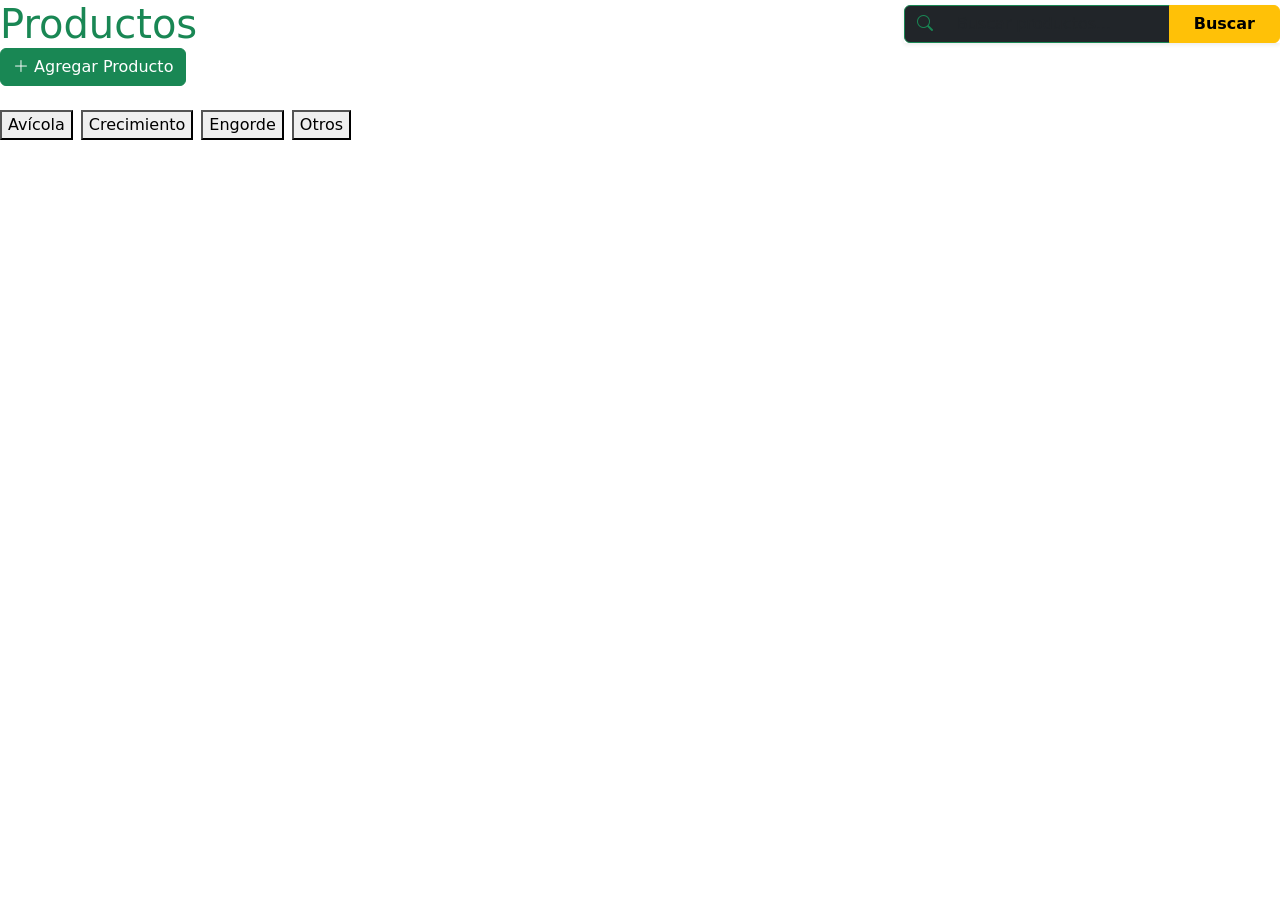
<file: Integrador (2) (1)/Integrador (7)/Integrador/Integrador/src/main/resources/templates/productos.html>
<!DOCTYPE html>
<html lang="en">

<head>
    <meta charset="UTF-8">
    <meta name="viewport" content="width=device-width, initial-scale=1.0">
    <title>Document</title>

    <link rel="stylesheet" th:href="@{/estilos/navAdmin.css}">
    <link rel="stylesheet" th:href="@{/estilos/productos.css}">

    <link rel="stylesheet" href="https://cdn.jsdelivr.net/npm/bootstrap-icons@1.11.3/font/bootstrap-icons.min.css">
    <link href="https://cdn.jsdelivr.net/npm/bootstrap@5.3.3/dist/css/bootstrap.min.css" rel="stylesheet">
</head>

<body>

    <!-- SIDEBAR -->
    <div th:replace="fragmentos/navAdmin :: navAdmin"></div>
    <div th:replace="fragmentos/modalAdmin :: modalAdmin"></div>


    <div class="products-container">
        <!-- HEADER -->
        <div class="product-header mb-4">

            <div class="d-flex flex-wrap justify-content-between align-items-center gap-3">

                <h1 class="mb-0 text-success">Productos</h1>

                <div class="product-actions d-flex flex-wrap align-items-center gap-3">

                    <div class="input-group shadow-sm" style="max-width: 380px;">
                        <span class="input-group-text bg-dark border-success text-success">
                            <i class="bi bi-search"></i>
                        </span>
                        <input type="text" class="form-control bg-dark text-light border-success fw-medium"
                            placeholder="Buscar productos..." id="searchInput" style="border-left: none;">

                        <button class="btn btn-warning px-4 fw-semibold" id="searchButton">
                            Buscar
                        </button>
                    </div>


                </div>
            </div>

            <button class="btn btn-success" id="btnAgregarProducto" data-bs-toggle="modal"
                data-bs-target="#addProductModal">

                <i class="bi bi-plus-lg"></i>
                Agregar Producto

            </button>
        </div>

        <div class="filtros-container mt-3">

            <div class="pestanas-categorias d-flex flex-wrap gap-2">

                <button class="boton-pestana activo" data-categoria="avicola">Avícola</button>
                <button class="boton-pestana" data-categoria="crecimiento">Crecimiento</button>
                <button class="boton-pestana" data-categoria="engorde">Engorde</button>
                <button class="boton-pestana" data-categoria="otros">Otros</button>

            </div>

        </div>



        <!-- GRID RESPONSIVE -->
        <div class="product-grid mt-4">






        </div>

    </div>




    <!-- ====================== MODAL CONFIRMACIoN ELIMINAR ====================== -->
    <div class="modal fade" id="deleteConfirmModal" tabindex="-1" aria-hidden="true">
        <div class="modal-dialog modal-dialog-centered">
            <div class="modal-content bg-dark text-light border-danger">

                <div class="modal-header border-danger">
                    <h5 class="modal-title text-danger">
                        <i class="bi bi-trash-fill"></i> Confirmar Eliminación
                    </h5>
                    <button type="button" class="btn-close btn-close-white" data-bs-dismiss="modal"
                        aria-label="Close"></button>
                </div>

                <div class="modal-body" id="deleteModalBody">
                </div>

                <div class="modal-footer border-danger">
                    <button type="button" class="btn btn-secondary" data-bs-dismiss="modal">Cancelar</button>
                    <button type="button" class="btn btn-danger" id="confirmDeleteBtn">
                        <i class="bi bi-trash"></i> Sí, Eliminar
                    </button>
                </div>
            </div>
        </div>
    </div>












    <!-- ====================== MODAL DE RESULTADOS DE BÚSQUEDA ====================== -->
    <div class="modal fade" id="searchResultsModal" tabindex="-1" aria-labelledby="searchResultsLabel"
        aria-hidden="true">
        <div class="modal-dialog modal-xl modal-dialog-centered">
            <div class="modal-content bg-dark text-light border-success">

                <div class="modal-header border-success">
                    <h5 class="modal-title text-success" id="searchResultsLabel">
                        <i class="bi bi-search"></i> Resultados de Búsqueda
                    </h5>
                    <button type="button" class="btn-close btn-close-white" data-bs-dismiss="modal"
                        aria-label="Close"></button>
                </div>

                <div class="modal-body" id="searchResultsBody">
                    <!-- Los resultados se cargan aquí dinámicamente -->
                </div>

                <div class="modal-footer border-success">
                    <button type="button" class="btn btn-secondary" data-bs-dismiss="modal">Cerrar</button>
                </div>
            </div>
        </div>
    </div>


    <!-- ====================== MODAL ====================== -->
    <div class="modal fade" id="updateModal" tabindex="-1" aria-labelledby="updateModalLabel" aria-hidden="true">
        <div class="modal-dialog modal-dialog-centered">
            <div class="modal-content bg-dark text-light border-success">
                <div class="modal-header border-success">
                    <h5 class="modal-title text-success" id="updateModalLabel">
                        <i class="bi bi-pencil-square"></i> Actualizar Producto
                    </h5>
                    <button type="button" class="btn-close btn-close-white" data-bs-dismiss="modal"
                        aria-label="Close"></button>
                </div>

                <div class="modal-body">
                    <form id="updateForm">
                        <input type="hidden" id="productId">

                        <div class="mb-3">
                            <label class="form-label">Nombre:</label>
                            <input type="text" class="form-control bg-dark text-light border-success" id="modal-name"
                                required>
                        </div>

                        <div class="mb-3">
                            <label class="form-label">Categoría:</label>
                            <select class="form-control bg-dark text-light border-success" id="modal-category" required>
                                <option value="">Seleccione una categoría</option>
                                <option value="Avícola">Avícola</option>
                                <option value="Crecimiento">Crecimiento</option>
                                <option value="Engorde">Engorde</option>
                                <option value="Otros">Otros</option>
                            </select>
                        </div>

                        <div class="mb-3">
                            <label class="form-label">Descripción:</label>
                            <textarea class="form-control bg-dark text-light border-success" id="modal-desc"
                                rows="3"></textarea>
                        </div>

                        <div class="row">
                            <div class="col-6 mb-3">
                                <label class="form-label">Stock (solo números):</label>
                                <input type="number" class="form-control bg-dark text-light border-success"
                                    id="modal-stock" min="0" required>
                            </div>
                            <div class="col-6 mb-3">
                                <label class="form-label">Precio (S/):</label>
                                <input type="number" step="0.01" class="form-control bg-dark text-light border-success"
                                    id="modal-price" required>
                            </div>
                        </div>

                        <div class="mb-3">
                            <label class="form-label">URL de Imagen:</label>
                            <input type="text" class="form-control bg-dark text-light border-success" id="modal-image">
                        </div>
                    </form>
                </div>

                <div class="modal-footer border-success">
                    <button type="button" class="btn btn-secondary" data-bs-dismiss="modal">Cancelar</button>
                    <button type="submit" form="updateForm" class="btn btn-success">
                        <i class="bi bi-check-lg"></i> Guardar Cambios
                    </button>
                </div>
            </div>
        </div>
    </div>




    <!-- ====================== MODAL AGREGAR PRODUCTO ====================== -->
    <div class="modal fade" id="addProductModal" tabindex="-1" aria-labelledby="addProductModalLabel"
        aria-hidden="true">
        <div class="modal-dialog modal-dialog-centered">
            <div class="modal-content bg-dark text-light border-success">

                <div class="modal-header border-success">
                    <h5 class="modal-title text-success" id="addProductModalLabel">
                        <i class="bi bi-plus-lg"></i> Nuevo Producto
                    </h5>
                    <button type="button" class="btn-close btn-close-white" data-bs-dismiss="modal"
                        aria-label="Close"></button>
                </div>

                <div class="modal-body">
                    <form id="addProductForm">
                        <div class="mb-3">
                            <label class="form-label">Nombre:</label>
                            <input type="text" class="form-control bg-dark text-light border-success" id="add-name"
                                required>
                        </div>

                        <div class="mb-3">
                            <label class="form-label">Categoría:</label>
                            <select class="form-select bg-dark text-light border-success" id="add-category" required>
                                <option value="">Seleccione una categoría</option>
                                <option value="Avícola">Avícola</option>
                                <option value="Crecimiento">Crecimiento</option>
                                <option value="Engorde">Engorde</option>
                                <option value="Otros">Otros</option>
                            </select>
                        </div>

                        <div class="mb-3">
                            <label class="form-label">Descripción:</label>
                            <textarea class="form-control bg-dark text-light border-success" id="add-desc"
                                rows="3"></textarea>
                        </div>

                        <div class="row">
                            <div class="col-6 mb-3">
                                <label class="form-label">Precio (S/):</label>
                                <input type="number" step="0.01" class="form-control bg-dark text-light border-success"
                                    id="add-price" required>
                            </div>
                            <div class="col-6 mb-3">
                                <label class="form-label">Stock (KG):</label>
                                <input type="number" min="0" class="form-control bg-dark text-light border-success"
                                    id="add-stock" required>
                            </div>
                        </div>

                        <div class="mb-3">
                            <label class="form-label">URL de Imagen:</label>
                            <input type="text" class="form-control bg-dark text-light border-success" id="add-image">
                        </div>

                        <div class="row">
                            <div class="col-6 mb-3">
                                <label class="form-label">Peso:</label>
                                <input type="text" class="form-control bg-dark text-light border-success" id="add-peso">
                            </div>
                            <div class="col-6 mb-3">
                                <label class="form-label">Proteína:</label>
                                <input type="text" class="form-control bg-dark text-light border-success"
                                    id="add-proteina">
                            </div>
                        </div>
                    </form>
                </div>

                <div class="modal-footer border-success">
                    <button type="button" class="btn btn-secondary" data-bs-dismiss="modal">Cancelar</button>
                    <button type="submit" form="addProductForm" class="btn btn-success">
                        <i class="bi bi-check-lg"></i> Guardar Producto
                    </button>
                </div>
            </div>
        </div>
    </div>





    <div class="modal fade" id="modalCostoProduccion" tabindex="-1">
        <div class="modal-dialog">
            <div class="modal-content">

                <div class="modal-header">
                    <h5 class="modal-title"> Agrega el costo por KILO de Producción de este producto</h5>
                    <button type="button" class="btn-close" data-bs-dismiss="modal"></button>
                </div>

                <div class="modal-body">

                    <input type="hidden" id="productoIdCosto">

                    <div class="mb-3">
                        <label class="form-label">Producto</label>
                        <input type="text" id="productoNombreCosto" class="form-control" disabled>
                    </div>

                    <div class="mb-3">
                        <label class="form-label">Costo de producción</label>
                        <input type="number" id="costoProduccionInput" class="form-control" placeholder="Ej: 12.50">
                    </div>

                </div>

                <div class="modal-footer">
                    <button class="btn btn-secondary" data-bs-dismiss="modal">Cancelar</button>
                    <button class="btn btn-success" onclick="guardarCostoProduccion()">
                        Guardar
                    </button>
                </div>

            </div>
        </div>
    </div>




    <script th:src="@{/script/navAdmin.js}"></script>

    <script th:src="@{/script/adminProductos.js}"></script>





    <script src="https://cdn.jsdelivr.net/npm/bootstrap@5.3.3/dist/js/bootstrap.bundle.min.js"></script>

</body>

</html>
</file>
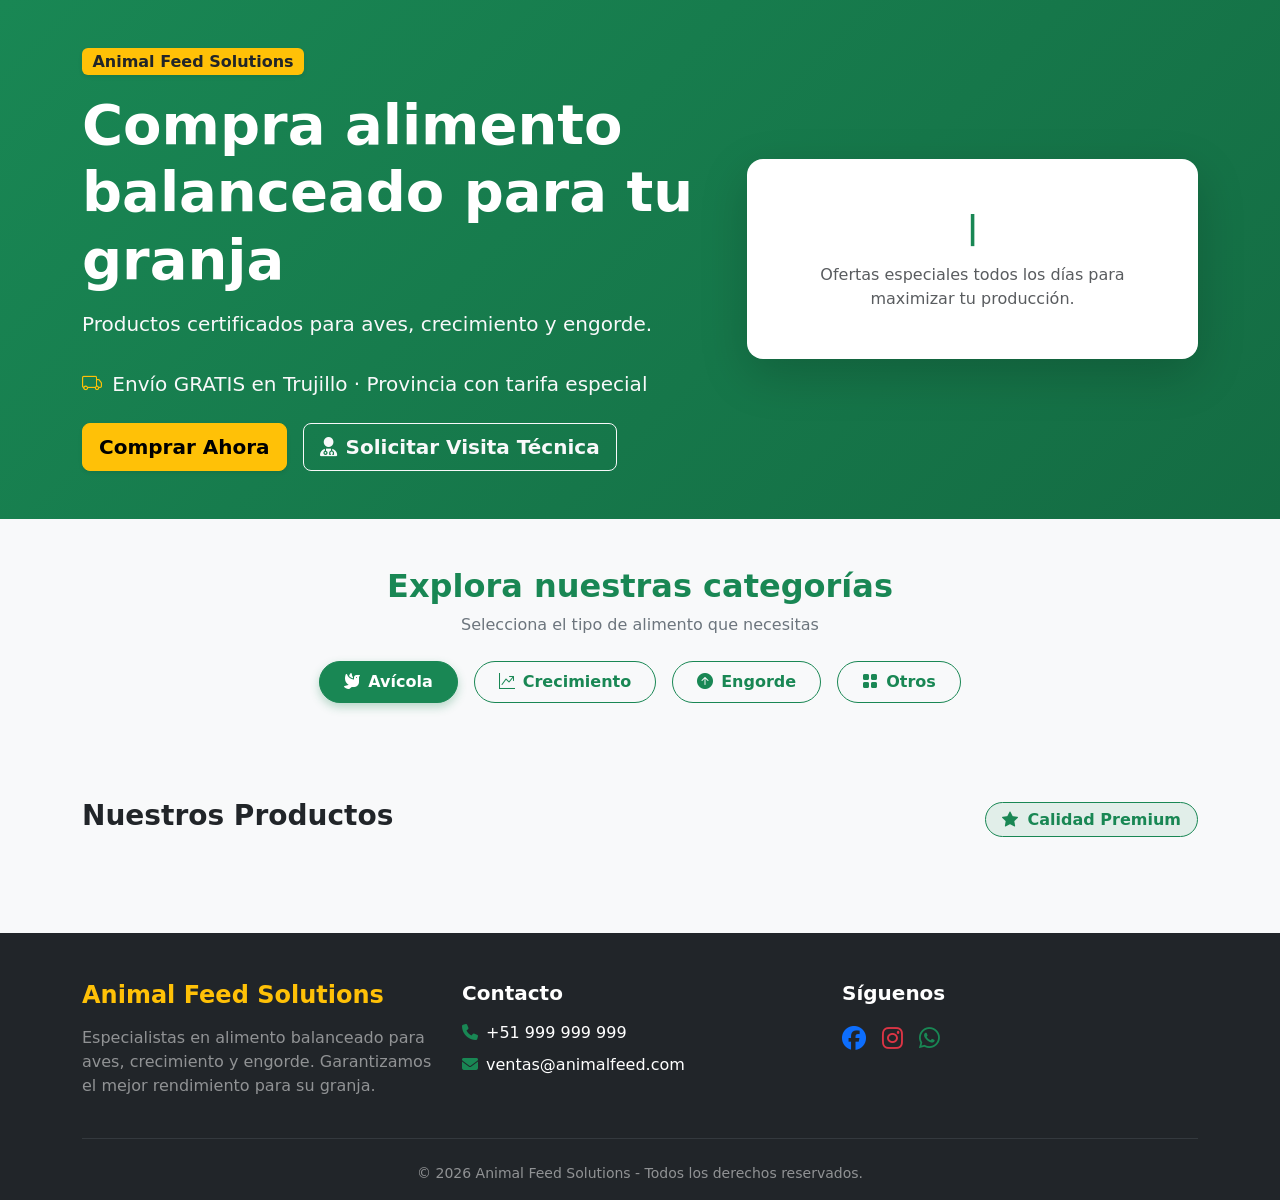
<file: Integrador (2) (1)/Integrador (7)/Integrador/Integrador/src/main/resources/templates/tienda.html>
<!DOCTYPE html>
<html lang="es" xmlns:th="http://www.thymeleaf.org">

<head>
    <meta charset="UTF-8">
    <meta name="viewport" content="width=device-width, initial-scale=1.0">
    <title>AFS Tienda</title>
<link rel="stylesheet" th:href="@{/estilos/tienda.css}">
    <!-- Bootstrap & FontAwesome -->
    <link href="https://cdn.jsdelivr.net/npm/bootstrap@5.3.3/dist/css/bootstrap.min.css" rel="stylesheet">
    <link rel="stylesheet" href="https://cdn.jsdelivr.net/npm/bootstrap-icons@1.11.3/font/bootstrap-icons.min.css">
    <link rel="stylesheet" href="https://cdnjs.cloudflare.com/ajax/libs/font-awesome/6.6.0/css/all.min.css">

    <!-- Estilos del Navbar -->
 

    <style>
        /* Animación del cursor de escritura en el banner */
        .cursor {
            animation: blink 1s step-end infinite;
        }
        @keyframes blink {
            50% { opacity: 0; }
        }
        /* Estilo para que el JS marque la pestaña activa correctamente */
        .boton-pestana {
            transition: all 0.3s ease;
        }
        .boton-pestana.activo {
            background-color: #198754 !important;
            color: white !important;
            border-color: #198754 !important;
            box-shadow: 0 4px 10px rgba(25, 135, 84, 0.3);
        }
    </style>
</head>

<body class="bg-light">

    <!-- NAVBAR Y OFFCANVAS -->
    <div th:replace="~{fragmentos/navTienda :: navbarT}"></div>
    <div th:replace="~{fragmentos/carrito :: cartOffcanvas}"></div>


    <!-- HERO / BANNER PRINCIPAL -->
    <section class="py-5 text-white" style="background:linear-gradient(135deg,#198754,#146c43);">
        <div class="container">
            <div class="row align-items-center">
                <div class="col-lg-7">
                    <span class="badge bg-warning text-dark mb-3 fs-6 shadow-sm">
                        Animal Feed Solutions
                    </span>
                    <h1 class="display-4 fw-bold">
                        Compra alimento balanceado para tu granja
                    </h1>
                    <p class="lead mt-3 fw-medium text-light">
                        Productos certificados para aves, crecimiento y engorde.
                        <br><br>
                        <i class="bi bi-truck text-warning me-1"></i> Envío GRATIS en Trujillo · Provincia con tarifa especial
                    </p>
                    <div class="mt-4 d-flex gap-3 flex-wrap">
                        <a href="#productos" class="btn btn-warning btn-lg fw-bold shadow-sm">
                            Comprar Ahora
                        </a>
                        <button class="btn btn-outline-light btn-lg fw-bold" data-bs-toggle="modal" data-bs-target="#visitaTecnicaModal">
                            <i class="fa-solid fa-user-doctor me-2"></i>Solicitar Visita Técnica
                        </button>
                    </div>
                </div>

                <div class="col-lg-5 text-center mt-5 mt-lg-0">
                    <div class="bg-white rounded-4 shadow-lg p-5" style="min-height: 200px; display: flex; flex-direction: column; justify-content: center;">
                        <h2 class="text-success fw-bold mb-3">
                            <span id="typing-text"></span><span class="cursor">|</span>
                        </h2>
                        <p class="text-muted mb-0 fw-medium">
                            Ofertas especiales todos los días para maximizar tu producción.
                        </p>
                    </div>
                </div>
            </div>
        </div>
    </section>

    <!-- CATEGORÍAS -->
    <section class="container py-5">
        <div class="text-center mb-4">
            <h2 class="fw-bold text-success">Explora nuestras categorías</h2>
            <p class="text-secondary fw-medium">Selecciona el tipo de alimento que necesitas</p>
        </div>

        <div class="d-flex justify-content-center flex-wrap gap-3 mb-5">
            <button class="btn btn-outline-success rounded-pill px-4 py-2 fw-bold boton-pestana activo" data-categoria="avicola">
                <i class="fa-solid fa-dove me-2"></i>Avícola
            </button>
            <button class="btn btn-outline-success rounded-pill px-4 py-2 fw-bold boton-pestana" data-categoria="crecimiento">
                <i class="bi bi-graph-up-arrow me-2"></i>Crecimiento
            </button>
            <button class="btn btn-outline-success rounded-pill px-4 py-2 fw-bold boton-pestana" data-categoria="engorde">
                <i class="bi bi-arrow-up-circle-fill me-2"></i>Engorde
            </button>
            <button class="btn btn-outline-success rounded-pill px-4 py-2 fw-bold boton-pestana" data-categoria="otros">
                <i class="bi bi-grid-fill me-2"></i>Otros
            </button>
        </div>
    </section>

    <!-- PRODUCTOS -->
    <section id="productos" class="container pb-5">
        <div class="row mb-4 align-items-end">
            <div class="col-lg-8">
                <h3 class="fw-bold text-dark mb-1">Nuestros Productos</h3>
                <p id="detalleCategoria" class="text-muted fw-medium mb-0"></p>
            </div>
            <div class="col-lg-4 text-lg-end d-none d-lg-block">
                <span class="badge bg-success bg-opacity-10 text-success border border-success px-3 py-2 fs-6 rounded-pill">
                    <i class="bi bi-star-fill me-1"></i> Calidad Premium
                </span>
            </div>
        </div>
        <div id="rejillaProductos" class="row g-4"></div>
    </section>

    <!-- MODAL CHECKOUT -->
    <div class="modal fade" id="checkoutModal" tabindex="-1" aria-hidden="true">
        <div class="modal-dialog modal-xl modal-dialog-centered modal-dialog-scrollable">
            <div class="modal-content border-0 shadow-lg rounded-4 overflow-hidden">
                <div class="modal-header bg-success text-white border-0 py-3">
                    <div>
                        <h4 class="fw-bold mb-0"><i class="fa-solid fa-cart-shopping me-2"></i>Finalizar Pedido</h4>
                        <small class="text-white-50">Complete los datos para generar su solicitud</small>
                    </div>
                    <button class="btn-close btn-close-white shadow-none" data-bs-dismiss="modal"></button>
                </div>

                <div class="modal-body p-4 bg-light">
                    <div class="row g-4">
                        <div class="col-lg-7">
                            <div class="card border-0 shadow-sm rounded-4 h-100">
                                <div class="card-body p-4">
                                    <h5 class="text-success fw-bold mb-4">Datos de Facturación y Contacto</h5>
                                    
                                    <label class="form-label fw-semibold text-dark">Tipo de comprobante</label>
                                    <div class="d-flex gap-3 mb-4">
                                        <div class="form-check custom-radio">
                                            <input class="form-check-input" type="radio" name="tipoDoc" id="dniCheck" value="DNI" checked>
                                            <label class="form-check-label fw-medium" for="dniCheck">Boleta (DNI)</label>
                                        </div>
                                        <div class="form-check custom-radio">
                                            <input class="form-check-input" type="radio" name="tipoDoc" id="rucCheck" value="RUC">
                                            <label class="form-check-label fw-medium" for="rucCheck">Factura (RUC)</label>
                                        </div>
                                    </div>

                                    <div class="mb-4">
                                        <label class="form-label fw-semibold text-dark">Número de Documento</label>
                                        <div class="input-group shadow-sm rounded-3 overflow-hidden">
                                            <input type="number" class="form-control border-0 bg-light" id="documentoInput" placeholder="Ingrese número">
                                            <button class="btn btn-success px-4 fw-bold" id="btnValidar">Validar</button>
                                        </div>
                                        <small id="docStatus" class="d-block mt-2 fw-medium"></small>
                                    </div>

                                    <div class="mb-4">
                                        <label class="form-label fw-semibold text-dark">Número de WhatsApp</label>
                                        <div class="input-group shadow-sm rounded-3 overflow-hidden">
                                            <span class="input-group-text bg-light border-0 text-success"><i class="bi bi-whatsapp"></i></span>
                                            <input type="tel" class="form-control border-0 bg-light" id="telefonoInput" placeholder="Ej: 987654321">
                                        </div>
                                        <small class="text-muted mt-1 d-block">Te contactaremos por este medio para coordinar la entrega.</small>
                                    </div>

                                    <button class="btn btn-success btn-lg w-100 fw-bold shadow-sm rounded-pill mt-2" id="btnFinalizar">
                                        <i class="bi bi-check2-circle me-2"></i>Confirmar Pedido
                                    </button>
                                </div>
                            </div>
                        </div>

                        <div class="col-lg-5">
                            <div class="card border-0 shadow-sm rounded-4 h-100">
                                <div class="card-header bg-white border-bottom pt-4 pb-3">
                                    <h5 class="text-success fw-bold mb-0"><i class="bi bi-receipt me-2"></i>Resumen de compra</h5>
                                </div>
                                <div class="card-body p-4">
                                    <div class="checkout-summary mb-4">
                                        <h5 class="fw-bold text-dark mb-3">Total calculado:</h5>
                                        <b class="fs-3 text-success d-block mb-3"></b>
                                    </div>
                                    <div class="checkout-success d-none mb-4">
                                        <div class="alert alert-success border-success border-opacity-25 rounded-3 text-center">
                                            <i class="bi bi-check-circle-fill fs-1 d-block mb-2"></i>
                                            <strong class="d-block">¡Pedido generado correctamente!</strong>
                                        </div>
                                    </div>
                                    <hr class="border-secondary opacity-25 my-4">
                                    <div class="bg-success bg-opacity-10 rounded-4 p-4 border border-success border-opacity-25">
                                        <h6 class="text-success fw-bold mb-3"><i class="bi bi-bank me-2"></i>Cuentas Bancarias</h6>
                                        <p class="mb-1 fw-bold text-dark">Animal Feed Solutions</p>
                                        <p class="mb-1 text-secondary small">RUC: 20123456789</p>
                                        <div class="d-flex justify-content-between align-items-center mt-3 p-2 bg-white rounded border">
                                            <span class="fw-bold text-primary">BCP:</span>
                                            <span class="font-monospace">315-99887766</span>
                                        </div>
                                    </div>
                                </div>
                            </div>
                        </div>
                    </div>
                </div>
            </div>
        </div>
    </div>

    <!-- MODAL VISITA TÉCNICA -->
    <div class="modal fade" id="visitaTecnicaModal" tabindex="-1" aria-hidden="true">
        <div class="modal-dialog modal-lg modal-dialog-centered">
            <div class="modal-content border-0 shadow-lg rounded-4 overflow-hidden">
                <div class="modal-header bg-success text-white border-0 py-3">
                    <div>
                        <h4 class="fw-bold mb-0"><i class="fa-solid fa-user-doctor me-2"></i>Solicitar Visita Técnica</h4>
                        <small class="text-white-50">Uno de nuestros especialistas se comunicará contigo.</small>
                    </div>
                    <button class="btn-close btn-close-white shadow-none" data-bs-dismiss="modal"></button>
                </div>
                <form id="visitaTecnicaForm">
                    <div class="modal-body p-4 bg-light">
                        <div class="alert alert-warning border-warning border-opacity-25 rounded-3 mb-4 shadow-sm">
                            <i class="fa-solid fa-triangle-exclamation text-warning me-2 fs-5 align-middle"></i>
                            <span class="fw-medium text-dark small">Los datos ingresados deben ser reales. Toda solicitud fraudulenta será bloqueada automáticamente del sistema.</span>
                        </div>
                        <div class="row g-4">
                            <div class="col-md-6">
                                <label class="form-label fw-bold text-secondary">DNI del solicitante</label>
                                <div class="input-group shadow-sm rounded-3 overflow-hidden">
                                    <span class="input-group-text bg-white border-0 text-success"><i class="fa-solid fa-id-card"></i></span>
                                    <input class="form-control border-0 bg-white" id="dniUsuario" type="text" placeholder="12345678" required>
                                </div>
                            </div>
                            <div class="col-md-6">
                                <label class="form-label fw-bold text-secondary">Teléfono de contacto</label>
                                <div class="input-group shadow-sm rounded-3 overflow-hidden">
                                    <span class="input-group-text bg-white border-0 text-success"><i class="fa-solid fa-phone"></i></span>
                                    <input class="form-control border-0 bg-white" id="telefonoVisita" type="tel" placeholder="912345678" required>
                                </div>
                            </div>
                            <div class="col-12">
                                <label class="form-label fw-bold text-secondary">Nombre completo / Razón Social</label>
                                <div class="input-group shadow-sm rounded-3 overflow-hidden">
                                    <span class="input-group-text bg-white border-0 text-success"><i class="fa-solid fa-user"></i></span>
                                    <input class="form-control border-0 bg-white" id="nombreUsuarioVisita" type="text" placeholder="Ingrese su nombre" required>
                                </div>
                            </div>
                            <div class="col-12 mt-2">
                                <div class="bg-white p-3 border rounded-3 shadow-sm">
                                    <div class="form-check">
                                        <input class="form-check-input" type="checkbox" id="aceptoTerminos">
                                        <label class="form-check-label fw-medium text-dark small" for="aceptoTerminos">
                                            Declaro que los datos proporcionados son verdaderos y acepto los términos y condiciones.
                                        </label>
                                    </div>
                                </div>
                            </div>
                        </div>
                    </div>
                    <div class="modal-footer border-0 bg-white">
                        <button class="btn btn-light rounded-pill px-4 fw-medium" data-bs-dismiss="modal" type="button">Cancelar</button>
                        <button class="btn btn-success rounded-pill px-4 fw-bold shadow-sm" id="btnEnviarVisita" type="submit" disabled>
                            <i class="fa-solid fa-paper-plane me-2"></i>Solicitar Visita
                        </button>
                    </div>
                </form>
            </div>
        </div>
    </div>

    <!-- FOOTER -->
    <footer class="bg-dark text-white mt-5 pt-5 pb-3">
        <div class="container">
            <div class="row g-4">
                <div class="col-lg-4">
                    <h4 class="text-warning fw-bold mb-3">Animal Feed Solutions</h4>
                    <p class="text-white-50">Especialistas en alimento balanceado para aves, crecimiento y engorde. Garantizamos el mejor rendimiento para su granja.</p>
                </div>
                <div class="col-lg-4">
                    <h5 class="fw-bold mb-3">Contacto</h5>
                    <p class="mb-2"><i class="fa-solid fa-phone text-success me-2"></i>+51 999 999 999</p>
                    <p class="mb-0"><i class="fa-solid fa-envelope text-success me-2"></i>ventas@animalfeed.com</p>
                </div>
                <div class="col-lg-4">
                    <h5 class="fw-bold mb-3">Síguenos</h5>
                    <div class="d-flex gap-3 fs-4">
                        <a href="#" class="text-primary text-decoration-none"><i class="fab fa-facebook"></i></a>
                        <a href="#" class="text-danger text-decoration-none"><i class="fab fa-instagram"></i></a>
                        <a href="#" class="text-success text-decoration-none"><i class="fab fa-whatsapp"></i></a>
                    </div>
                </div>
            </div>
            <hr class="border-secondary my-4">
            <div class="text-center text-white-50 small">
                © 2026 Animal Feed Solutions - Todos los derechos reservados.
            </div>
        </div>
    </footer>


   
   
     <script src="https://cdn.jsdelivr.net/npm/bootstrap@5.3.3/dist/js/bootstrap.bundle.min.js"></script>
    <script th:src="@{/script/SolicitarVisita.js}"></script>
    <script th:src="@{/script/tienda.js}"></script>
      <script th:src="@{/script/confirmarPedido.js}"></script>


</body>
</html>
</file>
